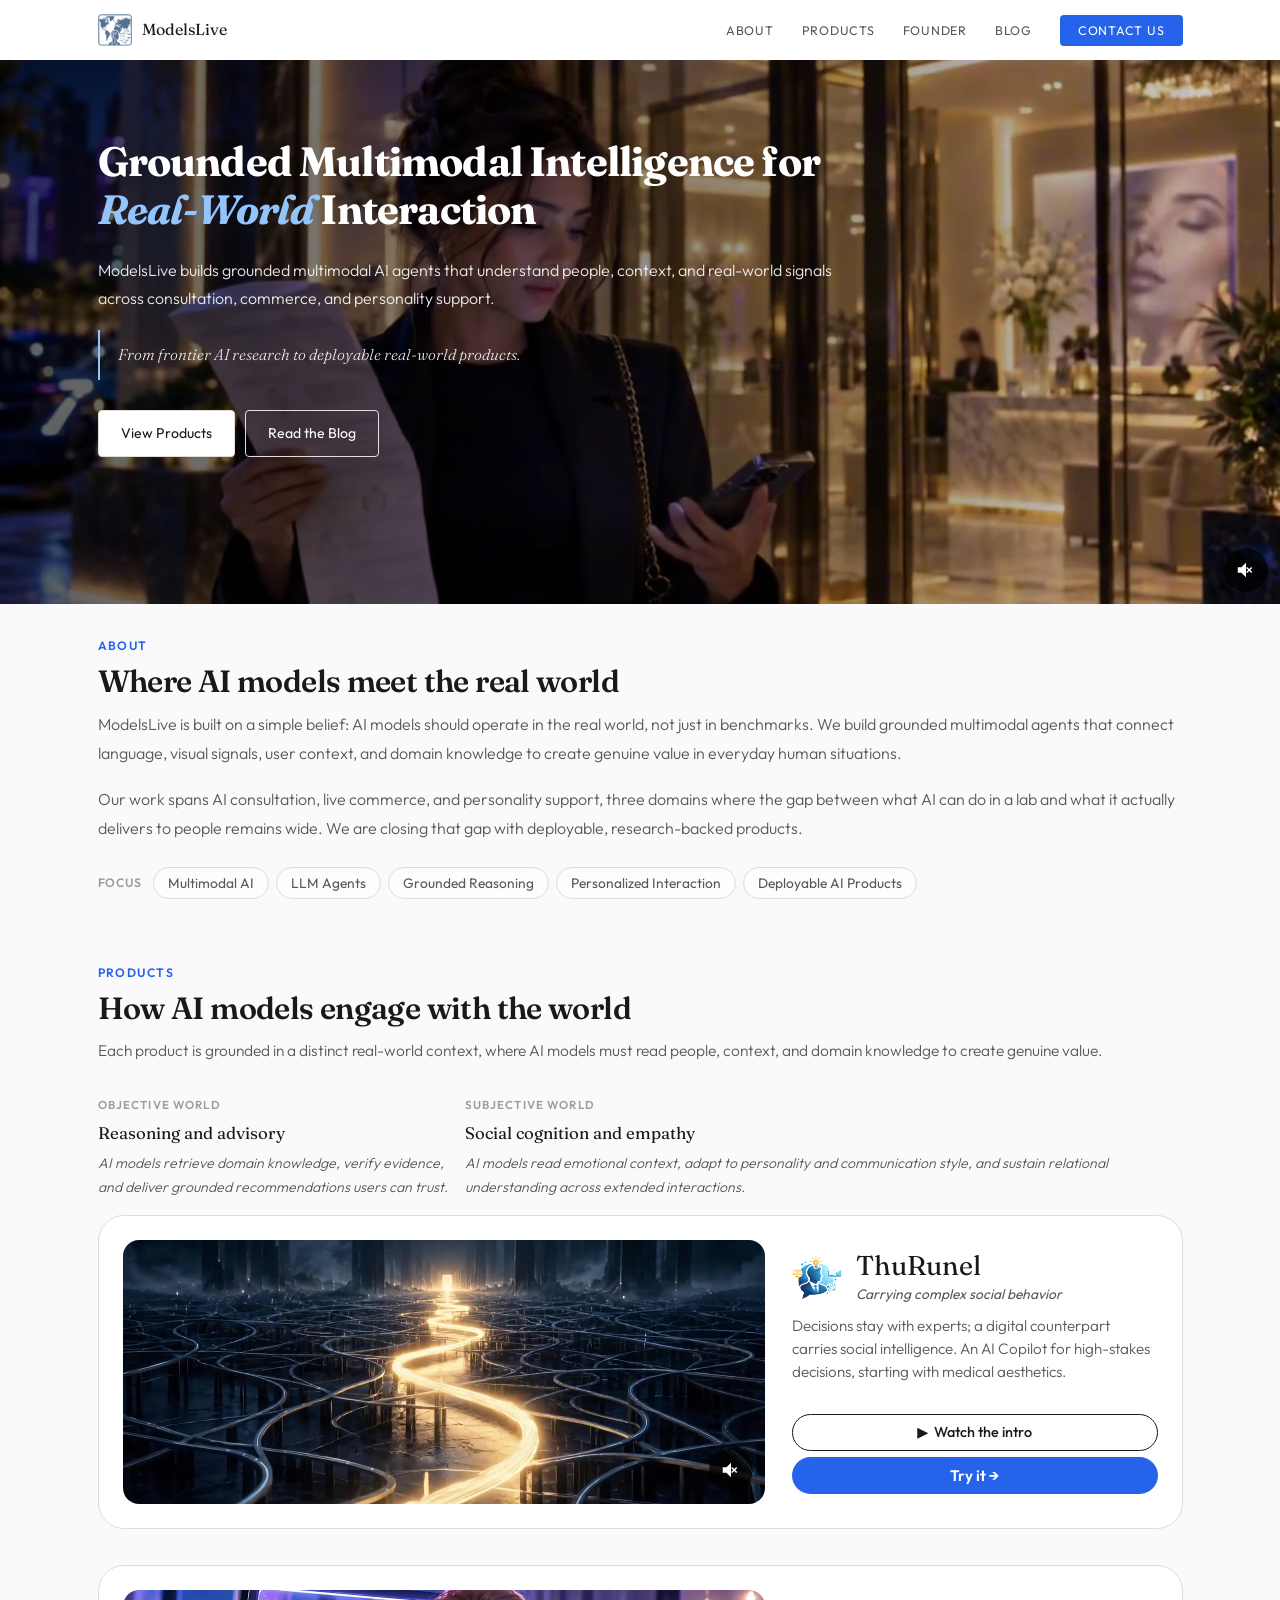
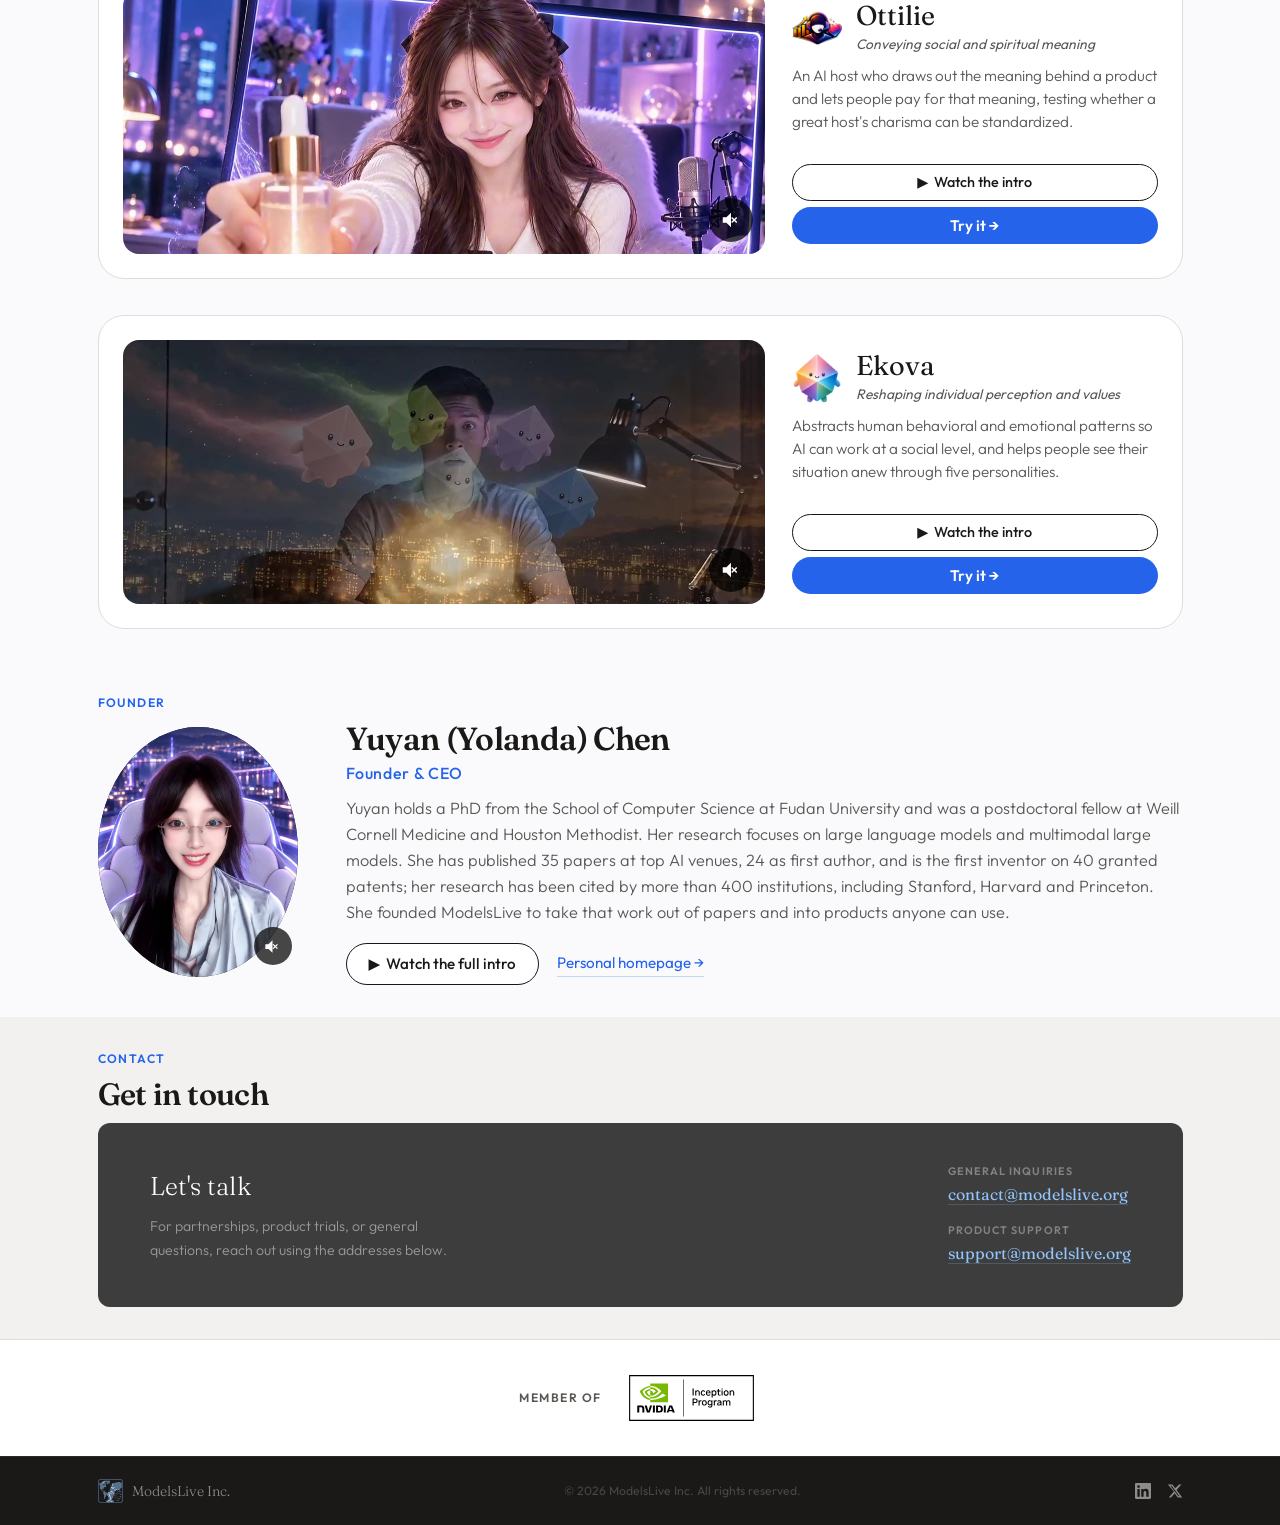
<file: index.html>
<!DOCTYPE html>
<html lang="en">
<head>
<meta charset="UTF-8">
<meta name="viewport" content="width=device-width, initial-scale=1.0">
<title>ModelsLive | Grounded AI for Real-World Interaction</title>
<meta name="description" content="AI agents for consultation, live commerce, and personality support, built to understand people and real-world context.">

<meta property="og:type" content="website">
<meta property="og:url" content="https://modelslive.org/">
<meta property="og:site_name" content="ModelsLive">
<meta property="og:title" content="ModelsLive | Grounded AI for Real-World Interaction">
<meta property="og:description" content="AI agents for consultation, live commerce, and personality support, built to understand people and real-world context.">
<meta property="og:image" content="https://modelslive.org/og_cover.png">
<meta property="og:image:width" content="1200">
<meta property="og:image:height" content="630">

<meta name="twitter:card" content="summary_large_image">
<meta name="twitter:title" content="ModelsLive | Grounded AI for Real-World Interaction">
<meta name="twitter:description" content="AI agents for consultation, live commerce, and personality support, built to understand people and real-world context.">
<meta name="twitter:image" content="https://modelslive.org/og_cover.png">
<link rel="preconnect" href="https://fonts.googleapis.com">
<link rel="preconnect" href="https://fonts.gstatic.com" crossorigin>
<link href="https://fonts.googleapis.com/css2?family=Fraunces:ital,opsz,wght@0,9..144,300;0,9..144,400;1,9..144,300;1,9..144,400&family=Outfit:wght@300;400;500;600&display=swap" rel="stylesheet">
<style>
*, *::before, *::after { box-sizing: border-box; margin: 0; padding: 0; }
:root {
  --ink:       #1A1917;
  --ink-muted: #5A5754;
  --ink-faint: #A09D99;
  --gray-bg:   #F4F4F2;
  --gray-2:    #ECEAE6;
  --border:    #E0DDD8;
  --accent:    #2563EB;
  --accent-lt: #DBEAFE;
  --ff-d: 'Fraunces', Georgia, serif;
  --ff-b: 'Outfit', system-ui, sans-serif;
  --ease: cubic-bezier(0.22, 1, 0.36, 1);
}
html { scroll-behavior: smooth; }
section[id] { scroll-margin-top:76px; } .pframe { scroll-margin-top:96px; }
body {
  font-family: var(--ff-b); color: var(--ink); line-height: 1.6; overflow-x: hidden;
  background: #FAFAFC;
}
::selection { background:var(--accent); color:white; }

/* ── CENTERED CONTAINER ── */
/* Every section's content goes inside .c which is always centered */
.c {
  max-width: 1205px;
  margin: 0 auto;
  padding: 0 60px;
}

/* NAV */
nav {
  position:fixed; top:0; left:0; right:0; z-index:100; height:60px;
  background:rgba(255,255,255,0.95); backdrop-filter:blur(16px);
}
.nav-inner {
  max-width: 1205px; margin: 0 auto; padding: 0 60px;
  height: 60px; display:flex; align-items:center; justify-content:space-between;
}
.nav-brand { display:flex; align-items:center; gap:10px; text-decoration:none; }
.nav-logo-img { height:32px; width:auto; }
.nav-logo-text { font-family:var(--ff-d); font-size:1rem; font-weight:400; color:var(--ink); }
.nav-links { display:flex; align-items:center; gap:28px; list-style:none; }
.nav-links a { font-size:0.78rem; font-weight:400; color:var(--ink-muted); text-decoration:none; letter-spacing:0.06em; text-transform:uppercase; transition:color 0.2s; }
.nav-links a:hover { color:var(--ink); }
.nav-toggle { display:none; width:44px; height:44px; margin-right:-10px; border:0; background:none; color:var(--ink); cursor:pointer; align-items:center; justify-content:center; }
.nav-toggle svg { width:26px; height:26px; stroke:currentColor; stroke-width:2; fill:none; }
.nav-cta { background:var(--accent)!important; color:white!important; padding:8px 18px; border-radius:4px; }

/* HERO */
/* VIDEO BOX + SOUND BUTTON */
.vbox { position:relative; overflow:hidden; background:#14141c; }
.vbox { container-type:inline-size; }
.vbox video { display:block; width:100%; height:100%; object-fit:cover; cursor:pointer; }
.cap { position:absolute; left:50%; bottom:20%; transform:translateX(-50%); z-index:2; width:92%; text-align:center; color:white; font-size:14px; font-size:clamp(13px,2.3cqw,26px); font-weight:500; line-height:1.3; text-shadow:0 1px 4px rgba(0,0,0,0.75); pointer-events:none; text-wrap:balance; }
.hero-film .cap { bottom:11%; }
.snd { position:absolute; right:12px; bottom:12px; z-index:3; width:44px; height:44px; border:0; border-radius:50%; background:rgba(0,0,0,0.72); color:white; display:flex; align-items:center; justify-content:center; cursor:pointer; padding:0; transition:background 0.2s; }
.snd:hover { background:black; }
.snd svg { width:22px; height:22px; fill:currentColor; }
.snd .on { display:none; }
.vbox.sound .snd { background:var(--accent); }
.vbox.sound .snd .on { display:block; }
.vbox.sound .snd .off { display:none; }

.hero { position:relative; margin-top:0; padding:60px 0 0; display:block; }
.hero-film { height:min(42.5vw, 82vh); min-height:480px; }
.hero-film::after { content:''; position:absolute; inset:0; background:linear-gradient(90deg, rgba(0,0,0,0.62) 0%, rgba(0,0,0,0.42) 55%, rgba(0,0,0,0.18) 100%); pointer-events:none; }
.hero-content { position:absolute; left:0; right:0; top:60px; height:min(42.5vw, 82vh); min-height:480px; pointer-events:none; transition:opacity 0.4s; }
.hero.ending .hero-content { opacity:0; }
.hero-text { max-width:1205px; height:100%; margin:0 auto; padding:0 60px 70px; display:flex; flex-direction:column; justify-content:center; }
.hero-text > * { max-width:760px; }
.hero-text a { pointer-events:auto; }
.hero-actions .btn-s + .btn-s { background:transparent; color:white; border-color:rgba(255,255,255,0.85); }
.hero h1 { font-family:var(--ff-d); font-size:clamp(1.8rem,3.2vw,2.8rem); font-weight:600; line-height:1.18; letter-spacing:-0.02em; color:white; animation:fu 0.8s 0.1s var(--ease) both; }
.hero h1 em { font-style:italic; color:#93C5FD; }
.hero-sub { margin-top:22px; font-size:1rem; font-weight:300; color:rgba(255,255,255,0.9); line-height:1.75; animation:fu 0.8s 0.18s var(--ease) both; }
.hero-pos { margin-top:18px; padding:13px 18px; border-left:2px solid #93C5FD; font-family:var(--ff-d); font-size:0.97rem; font-weight:300; font-style:italic; color:rgba(255,255,255,0.9); animation:fu 0.8s 0.26s var(--ease) both; }
.hero-actions { margin-top:30px; display:flex; gap:10px; animation:fu 0.8s 0.34s var(--ease) both; }
.btn-p { display:inline-flex; align-items:center; gap:7px; background:var(--accent); color:white; font-size:0.88rem; font-weight:500; padding:11px 22px; border-radius:4px; text-decoration:none; transition:background 0.2s,transform 0.2s; }
.btn-p:hover { background:#1d4ed8; transform:translateY(-1px); }
.btn-s { display:inline-flex; align-items:center; gap:7px; background:white; color:var(--ink); font-size:0.88rem; font-weight:400; padding:11px 22px; border-radius:4px; border:1px solid var(--border); text-decoration:none; transition:border-color 0.2s,transform 0.2s; }
.btn-s:hover { border-color:var(--ink-muted); transform:translateY(-1px); }

/* FOOTER SOCIAL */
.fsocial { display:flex; align-items:center; gap:16px; }
.fsocial-link { display:inline-flex; align-items:center; gap:6px; font-size:0.8rem; color:rgba(255,255,255,0.5); text-decoration:none; transition:color 0.2s; }
.fsocial-link:hover { color:white; }

/* SECTIONS */
section { padding: 32px 0; }
.slabel { font-size:0.76rem; font-weight:600; letter-spacing:0.12em; text-transform:uppercase; color:var(--accent); margin-bottom:8px; display:block; }
.stitle { font-family:var(--ff-d); font-size:clamp(1.5rem,2.4vw,2rem); font-weight:600; letter-spacing:-0.02em; line-height:1.2; color:var(--ink); margin-bottom:10px; }
.sdesc { font-size:0.97rem; font-weight:300; color:var(--ink-muted); line-height:1.75; margin-bottom:32px; }

/* ABOUT */
#about { background:transparent; }
.about-body p { font-size:1rem; font-weight:300; color:var(--ink-muted); line-height:1.82; margin-bottom:16px; }
.about-body p:last-child { margin-bottom:0; }
.about-tags { display:flex; align-items:center; gap:7px; flex-wrap:wrap; margin-top:24px; }
.about-tag-lbl { font-size:0.76rem; font-weight:600; letter-spacing:0.08em; text-transform:uppercase; color:var(--ink-faint); margin-right:4px; }
.about-tag { font-size:0.86rem; padding:4px 14px; border-radius:100px; border:1px solid var(--border); color:var(--ink-muted); background:rgba(255,255,255,0.65); }

/* PRODUCTS */
#products { background:transparent; }
.worlds-desc-3 { display:grid; grid-template-columns:1fr 1fr 1fr; gap:16px; margin-bottom:16px; }
.wd-left { grid-column: 1 / 2; }
.wd-right { grid-column: 2 / 4; }
.wd-label { font-size:0.72rem; font-weight:600; letter-spacing:0.1em; text-transform:uppercase; color:var(--ink-faint); margin-bottom:5px; display:block; }
.wd-title { font-family:var(--ff-d); font-size:1.05rem; font-weight:400; color:var(--ink); margin-bottom:6px; }
.wd-interact { font-size:0.88rem; font-weight:300; color:var(--ink-muted); line-height:1.65; font-style:italic; }
.pframes { display:flex; flex-direction:column; gap:36px; }
.pframe { display:grid; grid-template-columns:62% 1fr; gap:32px; padding:32px; background:white; border:1px solid var(--border); border-radius:26px; align-items:stretch; }
.pfilm { aspect-ratio:16/9; border-radius:16px; align-self:center; width:100%; }
.pside { display:flex; flex-direction:column; min-width:0; }
.pbrand { display:flex; align-items:center; gap:14px; text-decoration:none; min-width:0; }
.plogo { width:56px; height:56px; object-fit:contain; flex-shrink:0; }
.pname { font-family:var(--ff-d); font-size:1.9rem; font-weight:400; line-height:1.15; color:var(--ink); }
.ptagline { font-size:0.92rem; font-style:italic; color:var(--ink-muted); margin-top:2px; }
.pcopy { font-size:0.95rem; font-weight:300; color:var(--ink-muted); line-height:1.55; margin-top:12px; }
.ptags { display:flex; flex-wrap:wrap; gap:6px; margin:10px 0 16px; }
.ptag { font-size:0.74rem; padding:3px 11px; border-radius:100px; border:1px solid var(--border); color:var(--ink-muted); background:white; }
.ptry { margin-top:auto; display:flex; flex-direction:column; gap:8px; }
.btn-try { display:block; text-align:center; background:var(--accent); color:white; font-family:inherit; font-size:1rem; font-weight:600; line-height:1; padding:14px 18px; border-radius:100px; text-decoration:none; transition:background 0.2s; }
.btn-try:hover { background:#1d4ed8; }
.btn-intro { display:block; width:100%; text-align:center; background:white; color:var(--ink); font-family:inherit; font-size:0.95rem; font-weight:500; line-height:1; padding:12px 18px; border:1.5px solid #16161E; border-radius:100px; cursor:pointer; transition:background 0.2s; }
.btn-intro:hover { background:var(--gray-bg); }

/* FOUNDER */
#founder { background:transparent; }
.founder { display:grid; grid-template-columns:264px 1fr; gap:48px; align-items:stretch; }
.founder-video { align-self:center; width:264px; aspect-ratio:4/5; overflow:visible; background:none; container-type:normal; cursor:pointer; }
.oval { position:absolute; inset:0; border-radius:50%; overflow:hidden; background:#14141c; box-shadow:0 3px 12px rgba(40,36,70,0.16), 0 1px 2px rgba(40,36,70,0.10); }
.oval video { position:absolute; left:50%; top:0; width:100%; height:auto; max-width:none; transform:translate(-50%,-21.5%); }
.founder-video .snd { right:10px; bottom:18px; }
.founder-body { display:flex; flex-direction:column; height:100%; }
.founder-name { font-size:2.3rem; margin-bottom:4px; }
.founder-role { font-size:1rem; font-weight:500; color:var(--accent); margin:0 0 14px; letter-spacing:0.04em; }
.founder-body p { font-size:1.15rem; font-weight:300; color:var(--ink-muted); line-height:25.8px; margin-bottom:0; }
.founder-full { align-self:flex-start; width:auto; padding:12px 22px; }
.founder-link { display:inline-block; font-size:0.95rem; color:var(--accent); text-decoration:none; border-bottom:1px solid rgba(37,99,235,0.25); }
.founder-link:hover { border-color:var(--accent); }

/* CONTACT */
#contact { background:rgba(236,234,230,0.55); backdrop-filter:blur(6px); }
.contact-box {
  background:rgba(0,0,0,0.75); border-radius:12px; padding:40px 52px;
  display:flex; align-items:center; justify-content:space-between; flex-wrap:wrap; gap:24px;
}
.contact-h { font-family:var(--ff-d); font-size:1.6rem; font-weight:300; color:white; margin-bottom:8px; }
.contact-p { font-size:0.88rem; font-weight:300; color:rgba(255,255,255,0.48); max-width:300px; line-height:1.7; }
.contact-emails { display:flex; flex-direction:column; gap:14px; }
.clabel { font-size:0.68rem; font-weight:600; letter-spacing:0.1em; text-transform:uppercase; color:rgba(255,255,255,0.36); margin-bottom:2px; display:block; }
.contact-emails a { font-family:var(--ff-d); font-size:1rem; color:#93C5FD; text-decoration:none; border-bottom:1px solid rgba(147,197,253,0.2); transition:border-color 0.2s; }
.contact-emails a:hover { border-color:#93C5FD; }

/* FOOTER */
footer { background:var(--ink); border-top:1px solid rgba(255,255,255,0.07); }
.footer-inner { max-width:1205px; margin:0 auto; padding:22px 60px; display:flex; align-items:center; justify-content:space-between; gap:14px; }
.flogo { display:flex; align-items:center; gap:9px; }
.flogo img { height:24px; }
.flogo span { font-family:var(--ff-d); font-size:0.88rem; font-weight:300; color:rgba(255,255,255,0.5); }
.fcopy { font-size:0.76rem; color:rgba(255,255,255,0.2); }

.pframes.nobar .pfilm { aspect-ratio:1920/790; }
.pframes.nobar .pfilm .cap { bottom:11%; }
@media (max-width:1180px) { .pframes.nobar .pfilm .cap { bottom:56px; } }
/* film and buttons stacked on the left, text fills the same height on the right */
.pleft { display:flex; flex-direction:column; gap:12px; min-width:0; }
.pleft .pfilm { margin:0; align-self:stretch; }
.ptry { margin-top:0; flex-direction:row; flex-wrap:wrap; align-items:center; gap:8px; }
.btn-try { flex:0 0 auto; padding:13px 28px; }
.btn-intro { flex:0 0 auto; width:auto; padding:12px 22px; }
.pside .ptags { margin:auto 0 0; }
@media (min-width:1181px) {
  .pframe { grid-template-columns:62% 1fr; gap:28px; padding:24px; }
  .pname { font-size:1.9rem; }
  .ptagline { font-size:0.95rem; }
  .pcopy { font-size:1.02rem; line-height:1.6; margin-top:14px; margin-bottom:12px; }
  .ptag { font-size:0.78rem; }
}
@media (max-width:1180px) {
  .pframe { gap:14px; }
  .pleft .btn-try { flex:0 0 96px; padding:14px 8px; font-size:0.98rem; white-space:nowrap; }
  .pleft .btn-intro { flex:1 1 0; padding:13px 6px; font-size:0.92rem; white-space:nowrap; }
  .pside .ptags { margin:12px 0 0; }
}
@media (max-width:370px) { .pleft .btn-try, .pleft .btn-intro { flex:0 0 100%; } }
/* placement of the buttons per version */
.ptry:empty { display:none; }
.pframes.v-nr .ptags { display:none; }
.pframes.v-nr .ptry-r { margin-top:auto; }
@media (max-width:1180px) {
  .pframes.v-nr .ptry-r { margin-top:14px; }
  .pframes.v-nr .ptry-r .btn-intro { flex:0 0 auto; padding:14px 10px; }
}
@media (min-width:1181px) {
  .pframes.v-nr .pfilm { align-self:start; }
  .pframes.v-nr .pleft { gap:0; }
  .pframes.v-nr .plogo { width:50px; height:50px; }
  .pframes.v-nr .pname { font-size:1.7rem; }
  .pframes.v-nr .ptagline { font-size:0.86rem; }
  .pframes.v-nr .pcopy { font-size:0.95rem; line-height:1.5; margin:10px 0 0; }
  .pframes.v-nr .pside { padding:10px 0; }
  .pframes.v-nr .ptry-r { gap:6px; }
  .pframes.v-nr .btn-try { padding:11px 16px; font-size:0.95rem; }
  .pframes.v-nr .btn-intro { padding:10px 16px; font-size:0.9rem; }
}
.ptry-r { margin-top:auto; flex-direction:column; align-items:stretch; }
.ptry-r .btn-try, .ptry-r .btn-intro { flex:0 0 auto; width:100%; }
@media (max-width:1180px) {
  .pframes .pside .ptags { margin:12px 0 14px; }
  .ptry-r .btn-try { padding:15px 20px; flex:0 0 auto; }
}
@media (min-width:901px) {
  .founder.f200 { grid-template-columns:200px 1fr; } .founder.f200 .founder-video { width:200px; }
  .founder.f200 .founder-name { font-size:2rem; margin-bottom:2px; }
  .founder.f200 .founder-role { margin-bottom:10px; }
  .founder.f200 .founder-body p { font-size:1.02rem; }
  .founder.f200 .founder-video .snd { right:6px; bottom:12px; width:38px; height:38px; }
  .founder.f200 .founder-video .snd svg { width:19px; height:19px; }
}
.founder.e-none .oval { border:0; box-shadow:none; }
.founder-actions { margin-top:18px; display:flex; align-items:center; gap:18px; flex-wrap:wrap; }
/* FULL VIDEO PLAYER */
.player { position:fixed; inset:0; z-index:200; display:none; align-items:center; justify-content:center; background:rgba(0,0,0,0.9); }
.player.open { display:flex; }
.player video { display:block; height:92vh; height:92dvh; max-width:100vw; aspect-ratio:9/16; background:black; }
.player-close { position:absolute; top:14px; right:14px; width:44px; height:44px; border:0; border-radius:50%; background:rgba(255,255,255,0.18); color:white; font-size:24px; line-height:1; cursor:pointer; }

@keyframes fu { from { opacity:0; transform:translateY(18px); } to { opacity:1; transform:none; } }
.reveal { opacity:0; transform:translateY(20px); transition:opacity 0.7s var(--ease),transform 0.7s var(--ease); }
.reveal.visible { opacity:1; transform:none; }

@media (max-width:900px) {
  .c, .nav-inner, .footer-inner, .hero-text { padding-left:20px; padding-right:20px; }
  .nav-toggle { display:flex; }
  .nav-links { display:none; position:absolute; top:60px; left:0; right:0; flex-direction:column; align-items:stretch; gap:0; padding:8px 20px 16px; background:white; box-shadow:0 12px 24px rgba(0,0,0,0.1); }
  .nav-links.open { display:flex; }
  .nav-links a { display:block; padding:13px 0; font-size:1rem; letter-spacing:0.04em; }
  .nav-links .nav-cta { margin-top:8px; padding:13px 16px; text-align:center; }

  /* the film runs at full width with its own proportions, the text sits under it */
  .hero-film { height:auto; min-height:0; aspect-ratio:1600/680; }
  .hero-film::after { display:none; }
  .hero-content { position:static; height:auto; min-height:0; pointer-events:auto; }
  .hero.ending .hero-content { opacity:1; }
  .hero-text { padding-top:28px; padding-bottom:12px; display:block; }
  .hero-text > * { max-width:none; }
  .hero h1 { color:var(--ink); font-size:2rem; }
  .hero h1 em { color:var(--accent); }
  .hero-sub { color:var(--ink-muted); font-size:1.06rem; }
  .hero-pos { color:var(--ink-muted); border-left-color:var(--accent); font-size:1.06rem; }
  .hero-actions { flex-wrap:wrap; }
  .hero-actions .btn-s { flex:1 1 140px; justify-content:center; font-size:1rem; padding:13px 18px; background:white!important; color:var(--ink)!important; border-color:var(--border)!important; }

  section { padding:32px 0; }
  .slabel { font-size:0.85rem; }
  .stitle { font-size:1.75rem; }
  .sdesc, .about-body p, .founder-body p, .wd-interact { font-size:1.06rem; }
  .about-tag { font-size:0.95rem; }
  .worlds-desc-3 { grid-template-columns:1fr; }
  .wd-left,.wd-right { grid-column:1; }
  .contact-box { flex-direction:column; align-items:flex-start; padding:32px 24px; }
  .contact-p { font-size:1rem; max-width:none; }
  .contact-emails a { font-size:1.06rem; word-break:break-all; }
  .founder { grid-template-columns:1fr; gap:24px; }
  .founder-video { width:240px; margin:0 auto; }
  .founder-body p { font-size:1.06rem; }
  .founder-full { font-size:1.02rem; }
  .founder-name { font-size:1.9rem; }
  .footer-inner { flex-wrap:wrap; }
}
@media (max-width:1180px) {
  .pframes { gap:24px; }
  .pfilm .cap, .hero-film .cap { bottom:60px; }
  .pframe { display:flex; flex-direction:column; gap:16px; padding:16px; border-radius:20px; }
  .pfilm { order:-1; }
  .plogo { width:52px; height:52px; }
  .pname { font-size:1.6rem; }
  .ptagline { font-size:1rem; }
  .pcopy { font-size:1.06rem; }
  .ptags { margin:12px 0 16px; }
  .ptag { font-size:0.9rem; }
  .btn-try { font-size:1.06rem; padding:15px 20px; }
  .btn-intro { font-size:1.02rem; padding:14px 20px; }
}
@media (max-width:600px) {
  /* phone: film runs edge to edge in the card, full height, a little cropped at the sides */
  .pframes.nobar .pframe { padding:0 0 18px; overflow:hidden; }
  .pframes.nobar .pfilm { aspect-ratio:16/9; width:100%; border-radius:0; margin:0; }
  .pframes.nobar .pfilm video { position:absolute; left:50%; top:50%; width:auto; height:136.6%; max-width:none; transform:translate(-50%,-50%); object-fit:fill; }
  .pframes.nobar .pside { padding-left:16px; padding-right:16px; }
  /* same subtitle height as desktop; narrower so it clears the sound button */
  .pframes.nobar .pfilm .cap, .hero-film .cap { bottom:11%; width:66%; }
}
#member { background:white; border-top:1px solid var(--border); padding:28px 24px; }
.member-inner { display:flex; align-items:center; justify-content:center; gap:20px; flex-wrap:wrap; }
.member-lbl { font-size:0.76rem; font-weight:600; letter-spacing:0.12em; text-transform:uppercase; color:var(--ink-muted); }
.member-inner img { height:60px; width:auto; display:block; }
</style>
</head>
<body>
<nav>
  <div class="nav-inner">
    <a href="#top" class="nav-brand">
      <img src="ml_icon.png" alt="ModelsLive" class="nav-logo-img">
      <span class="nav-logo-text">ModelsLive</span>
    </a>
    <button class="nav-toggle" type="button" aria-label="Open menu" aria-expanded="false"><svg viewBox="0 0 24 24"><path d="M3 6h18M3 12h18M3 18h18"/></svg></button>
    <ul class="nav-links">
      <li><a href="#about">About</a></li>
      <li><a href="#products">Products</a></li>
      <li><a href="#founder">Founder</a></li>
      <li><a href="blog/index.html">Blog</a></li>
      <li><a href="#contact" class="nav-cta">Contact Us</a></li>
    </ul>
  </div>
</nav>

<section class="hero" id="top">
  <div class="vbox hero-film"><video data-name="company_film" muted loop playsinline webkit-playsinline x5-playsinline preload="none" aria-label="ModelsLive company film"></video><button class="snd" type="button" aria-label="Turn sound on or off"><svg class="off" viewBox="0 0 24 24"><path d="M3 9v6h4l5 5V4L7 9H3zm13.6 3 2.2-2.2-1.1-1.1-2.2 2.2-2.2-2.2-1.1 1.1 2.2 2.2-2.2 2.2 1.1 1.1 2.2-2.2 2.2 2.2 1.1-1.1-2.2-2.2z"/></svg><svg class="on" viewBox="0 0 24 24"><path d="M3 9v6h4l5 5V4L7 9H3zm11.5 3a4.5 4.5 0 0 0-2.5-4v8a4.5 4.5 0 0 0 2.5-4zM12 3.2v2.1a7 7 0 0 1 0 13.4v2.1a9 9 0 0 0 0-17.6z"/></svg></button></div>
  <div class="hero-content">
    <div class="hero-text">
      <h1><strong>Grounded Multimodal Intelligence for <em>Real-World</em> Interaction</strong></h1>
      <p class="hero-sub">ModelsLive builds grounded multimodal AI agents that understand people, context, and real-world signals across consultation, commerce, and personality support.</p>
      <div class="hero-pos">From frontier AI research to deployable real-world products.</div>
      <div class="hero-actions">
        <a href="#products" class="btn-s">View Products</a>
        <a href="blog/index.html" class="btn-s">Read the Blog</a>
      </div>
    </div>
  </div>
</section>

<section id="about">
  <div class="c">
    <p class="slabel">About</p>
    <h2 class="stitle">Where AI models meet the real world</h2>
    <div class="about-body reveal">
      <p>ModelsLive is built on a simple belief: AI models should operate in the real world, not just in benchmarks. We build grounded multimodal agents that connect language, visual signals, user context, and domain knowledge to create genuine value in everyday human situations.</p>
      <p>Our work spans AI consultation, live commerce, and personality support, three domains where the gap between what AI can do in a lab and what it actually delivers to people remains wide. We are closing that gap with deployable, research-backed products.</p>
    </div>
    <div class="about-tags reveal">
      <span class="about-tag-lbl">Focus</span>
      <span class="about-tag">Multimodal AI</span>
      <span class="about-tag">LLM Agents</span>
      <span class="about-tag">Grounded Reasoning</span>
      <span class="about-tag">Personalized Interaction</span>
      <span class="about-tag">Deployable AI Products</span>
    </div>
  </div>
</section>

<section id="products">
  <div class="c">
    <p class="slabel">Products</p>
    <h2 class="stitle">How AI models engage with the world</h2>
    <p class="sdesc reveal">Each product is grounded in a distinct real-world context, where AI models must read people, context, and domain knowledge to create genuine value.</p>
    <div class="worlds-desc-3 reveal">
      <div class="wd-left">
        <span class="wd-label">Objective World</span>
        <div class="wd-title">Reasoning and advisory</div>
        <p class="wd-interact">AI models retrieve domain knowledge, verify evidence, and deliver grounded recommendations users can trust.</p>
      </div>
      <div class="wd-right">
        <span class="wd-label">Subjective World</span>
        <div class="wd-title">Social cognition and empathy</div>
        <p class="wd-interact">AI models read emotional context, adapt to personality and communication style, and sustain relational understanding across extended interactions.</p>
      </div>
    </div>
    <div class="pframes nobar v-nr">
      <article class="pframe reveal" id="thurunel">
        <div class="pleft">
          <div class="vbox pfilm"><video data-name="thurunel_film" muted loop playsinline webkit-playsinline x5-playsinline preload="none" aria-label="ThuRunel concept film"></video><button class="snd" type="button" aria-label="Turn sound on or off"><svg class="off" viewBox="0 0 24 24"><path d="M3 9v6h4l5 5V4L7 9H3zm13.6 3 2.2-2.2-1.1-1.1-2.2 2.2-2.2-2.2-1.1 1.1 2.2 2.2-2.2 2.2 1.1 1.1 2.2-2.2 2.2 2.2 1.1-1.1-2.2-2.2z"/></svg><svg class="on" viewBox="0 0 24 24"><path d="M3 9v6h4l5 5V4L7 9H3zm11.5 3a4.5 4.5 0 0 0-2.5-4v8a4.5 4.5 0 0 0 2.5-4zM12 3.2v2.1a7 7 0 0 1 0 13.4v2.1a9 9 0 0 0 0-17.6z"/></svg></button></div>
        </div>
        <div class="pside">
          <a class="pbrand" href="blog/thurunel-launch/index.html"><img src="pa_icon.png" class="plogo" alt=""><div><div class="pname">ThuRunel</div><div class="ptagline">Carrying complex social behavior</div></div></a>
          <p class="pcopy">Decisions stay with experts; a digital counterpart carries social intelligence. An AI Copilot for high-stakes decisions, starting with medical aesthetics.</p>
          <div class="ptry ptry-r">
            <button class="btn-intro" type="button" data-intro="thurunel_talk">&#9654;&nbsp; Watch the intro</button>
            <a class="btn-try" href="https://thurunel.modelslive.org/" target="_blank" rel="noopener">Try it &rarr;</a>
          </div>

        </div>
      </article>
      <article class="pframe reveal" id="ottilie">
        <div class="pleft">
          <div class="vbox pfilm"><video data-name="ottilie_film" muted loop playsinline webkit-playsinline x5-playsinline preload="none" aria-label="Ottilie concept film"></video><button class="snd" type="button" aria-label="Turn sound on or off"><svg class="off" viewBox="0 0 24 24"><path d="M3 9v6h4l5 5V4L7 9H3zm13.6 3 2.2-2.2-1.1-1.1-2.2 2.2-2.2-2.2-1.1 1.1 2.2 2.2-2.2 2.2 1.1 1.1 2.2-2.2 2.2 2.2 1.1-1.1-2.2-2.2z"/></svg><svg class="on" viewBox="0 0 24 24"><path d="M3 9v6h4l5 5V4L7 9H3zm11.5 3a4.5 4.5 0 0 0-2.5-4v8a4.5 4.5 0 0 0 2.5-4zM12 3.2v2.1a7 7 0 0 1 0 13.4v2.1a9 9 0 0 0 0-17.6z"/></svg></button></div>
        </div>
        <div class="pside">
          <a class="pbrand" href="blog/ottilie-launch/index.html"><img src="vv_icon.png" class="plogo" alt=""><div><div class="pname">Ottilie</div><div class="ptagline">Conveying social and spiritual meaning</div></div></a>
          <p class="pcopy">An AI host who draws out the meaning behind a product and lets people pay for that meaning, testing whether a great host's charisma can be standardized.</p>
          <div class="ptry ptry-r">
            <button class="btn-intro" type="button" data-intro="ottilie_talk">&#9654;&nbsp; Watch the intro</button>
            <a class="btn-try" href="https://www.twitch.tv/modelslive" target="_blank" rel="noopener">Try it &rarr;</a>
          </div>

        </div>
      </article>
      <article class="pframe reveal" id="ekova">
        <div class="pleft">
          <div class="vbox pfilm"><video data-name="ekova_film" muted loop playsinline webkit-playsinline x5-playsinline preload="none" aria-label="Ekova concept film"></video><button class="snd" type="button" aria-label="Turn sound on or off"><svg class="off" viewBox="0 0 24 24"><path d="M3 9v6h4l5 5V4L7 9H3zm13.6 3 2.2-2.2-1.1-1.1-2.2 2.2-2.2-2.2-1.1 1.1 2.2 2.2-2.2 2.2 1.1 1.1 2.2-2.2 2.2 2.2 1.1-1.1-2.2-2.2z"/></svg><svg class="on" viewBox="0 0 24 24"><path d="M3 9v6h4l5 5V4L7 9H3zm11.5 3a4.5 4.5 0 0 0-2.5-4v8a4.5 4.5 0 0 0 2.5-4zM12 3.2v2.1a7 7 0 0 1 0 13.4v2.1a9 9 0 0 0 0-17.6z"/></svg></button></div>
        </div>
        <div class="pside">
          <a class="pbrand" href="blog/ekova-launch/index.html"><img src="ekova_icon.png" class="plogo" alt=""><div><div class="pname">Ekova</div><div class="ptagline">Reshaping individual perception and values</div></div></a>
          <p class="pcopy">Abstracts human behavioral and emotional patterns so AI can work at a social level, and helps people see their situation anew through five personalities.</p>
          <div class="ptry ptry-r">
            <button class="btn-intro" type="button" data-intro="ekova_talk">&#9654;&nbsp; Watch the intro</button>
            <a class="btn-try" href="https://ekova.modelslive.org/" target="_blank" rel="noopener">Try it &rarr;</a>
          </div>

        </div>
      </article>
    </div>
  </div>
</section>

<section id="founder">
  <div class="c">
    <p class="slabel">Founder</p>
    <div class="founder f200 e-none reveal">
      <div class="vbox founder-video"><div class="oval"><video data-name="company_talk_clean" muted loop playsinline webkit-playsinline x5-playsinline preload="none" aria-label="Company talk by the founder"></video></div><button class="snd" type="button" aria-label="Turn sound on or off"><svg class="off" viewBox="0 0 24 24"><path d="M3 9v6h4l5 5V4L7 9H3zm13.6 3 2.2-2.2-1.1-1.1-2.2 2.2-2.2-2.2-1.1 1.1 2.2 2.2-2.2 2.2 1.1 1.1 2.2-2.2 2.2 2.2 1.1-1.1-2.2-2.2z"/></svg><svg class="on" viewBox="0 0 24 24"><path d="M3 9v6h4l5 5V4L7 9H3zm11.5 3a4.5 4.5 0 0 0-2.5-4v8a4.5 4.5 0 0 0 2.5-4zM12 3.2v2.1a7 7 0 0 1 0 13.4v2.1a9 9 0 0 0 0-17.6z"/></svg></button></div>
      <div class="founder-body">
        <h2 class="stitle founder-name">Yuyan (Yolanda) Chen</h2>
        <div class="founder-role">Founder &amp; CEO</div>
        <p>Yuyan holds a PhD from the School of Computer Science at Fudan University and was a postdoctoral fellow at Weill Cornell Medicine and Houston Methodist. Her research focuses on large language models and multimodal large models. She has published 35 papers at top AI venues, 24 as first author, and is the first inventor on 40 granted patents; her research has been cited by more than 400 institutions, including Stanford, Harvard and Princeton. She founded ModelsLive to take that work out of papers and into products anyone can use.</p>
        <div class="founder-actions"><button class="btn-intro founder-full" type="button" data-intro="company_talk">&#9654;&nbsp; Watch the full intro</button><a class="founder-link" href="https://yukyin.github.io/" target="_blank">Personal homepage →</a></div>
      </div>
    </div>
  </div>
</section>

<section id="contact">
  <div class="c">
    <p class="slabel">Contact</p>
    <h2 class="stitle">Get in touch</h2>
    <div class="contact-box reveal">
      <div>
        <div class="contact-h">Let's talk</div>
        <p class="contact-p">For partnerships, product trials, or general questions, reach out using the addresses below.</p>
      </div>
      <div class="contact-emails">
        <div><span class="clabel">General Inquiries</span><a href="mailto:contact@modelslive.org">contact@modelslive.org</a></div>
        <div><span class="clabel">Product Support</span><a href="mailto:support@modelslive.org">support@modelslive.org</a></div>
      </div>
    </div>
  </div>
</section>

<section id="member" aria-label="Program membership">
  <div class="member-inner">
    <span class="member-lbl">Member of</span>
    <img src="nvidia-inception-badge.svg" alt="NVIDIA Inception Program">
  </div>
</section>

<footer>
  <div class="footer-inner">
    <div class="flogo">
      <img src="ml_icon.png" alt="ModelsLive">
      <span>ModelsLive Inc.</span>
    </div>
    <div class="fcopy">© 2026 ModelsLive Inc. All rights reserved.</div>
    <div class="fsocial">
      <a href="https://www.linkedin.com/company/modelslive/" target="_blank" class="fsocial-link" aria-label="LinkedIn" title="LinkedIn">
        <svg width="16" height="16" viewBox="0 0 24 24" fill="currentColor"><path d="M20.447 20.452h-3.554v-5.569c0-1.328-.027-3.037-1.852-3.037-1.853 0-2.136 1.445-2.136 2.939v5.667H9.351V9h3.414v1.561h.046c.477-.9 1.637-1.85 3.37-1.85 3.601 0 4.267 2.37 4.267 5.455v6.286zM5.337 7.433a2.062 2.062 0 0 1-2.063-2.065 2.064 2.064 0 1 1 2.063 2.065zm1.782 13.019H3.555V9h3.564v11.452zM22.225 0H1.771C.792 0 0 .774 0 1.729v20.542C0 23.227.792 24 1.771 24h20.451C23.2 24 24 23.227 24 22.271V1.729C24 .774 23.2 0 22.222 0h.003z"/></svg>
      </a>
      <a href="https://x.com/modelsliveorg" target="_blank" class="fsocial-link" aria-label="X" title="X">
        <svg width="16" height="16" viewBox="0 0 24 24" fill="currentColor"><path d="M18.244 2.25h3.308l-7.227 8.26 8.502 11.24H16.17l-4.714-6.231-5.401 6.231H2.744l7.737-8.835L1.254 2.25H8.08l4.259 5.631 5.905-5.631zm-1.161 17.52h1.833L7.084 4.126H5.117z"/></svg>
      </a>
    </div>
  </div>
</footer>

<div class="player" role="dialog" aria-modal="true" aria-label="Video player"><button class="player-close" type="button" aria-label="Close">&times;</button><video controls playsinline webkit-playsinline x5-playsinline></video></div>

<script>
// Videos. To serve them from elsewhere, change this one line.
const VIDEO_BASE = 'videos/';
const CUES = {"company_film": [[0.0, 3.0, "Today's AI is brilliant,"], [3.0, 6.17, "but it only waits for instructions."], [6.17, 10.0, "We want AI to have a will of its own."], [10.0, 13.17, "The first layer is to actively perceive the world."], [13.17, 16.67, "The second layer is to understand what things mean."], [16.67, 19.83, "The third layer is to form a sense of self."], [19.83, 23.17, "ThuRunel carries complex social behavior."], [23.17, 26.67, "Ottilie conveys social and spiritual meaning."], [26.67, 30.0, "Ekova reshapes how people see themselves."], [30.0, 33.33, "Next, we bring all three layers into one being."], [33.33, 36.33, "Then, give it a body."], [36.33, 39.83, "With a body, it steps into our world."], [39.83, 42.83, "It works and thinks like one of us."], [42.83, 45.83, "It speaks, and people listen."], [45.83, 48.33, "AI, built for everyone."]], "thurunel_film": [[0.33, 1.67, "Holding a plan worth thousands,"], [2.17, 3.67, "and feeling even more lost,"], [4.0, 5.5, "until you meet ThuRunel."], [5.83, 7.33, "It clears one path through a complex decision."], [7.67, 9.17, "It pinpoints the real issue,"], [9.5, 11.0, "links every point to its source,"], [11.5, 12.83, "and leaves the final call to you."], [13.33, 15.17, "ThuRunel, built for every decision that needs expert judgment."]], "ottilie_film": [[4.5, 6.83, "Meet Ottilie, an AI streamer who sells for brands"], [7.17, 10.83, "She is sharp and knows every product detail"], [11.17, 12.83, "She is warm and catches every word from the crowd"], [13.17, 15.33, "Ottilie passes that gift to streamers in every industry"], [20.5, 22.67, "Ottilie makes products sell better and shoppers happier"]], "ekova_film": [[2.5, 5.67, "One question. Five perspectives."]]};
// while muted the opening film loops before its end card, so the card never sits under the headline
const LOOP_END = { company_film: 48.4 };
const vids = [...document.querySelectorAll('video[data-name]')];
const player = document.querySelector('.player');
const playerVideo = player.querySelector('video');
let playerOpen = false;
vids.forEach(v => { v.muted = true; v.poster = VIDEO_BASE + v.dataset.name + '.jpg'; });
const loadVid = v => { if (!v.src) { v.src = VIDEO_BASE + v.dataset.name + '.mp4'; v.load(); } };
const tryPlay = v => { if (playerOpen) return; loadVid(v); const p = v.play(); if (p) p.catch(() => {}); };
const onScreen = new Set();
const loader = new IntersectionObserver(es => es.forEach(e => {
  if (e.isIntersecting) { loadVid(e.target); loader.unobserve(e.target); }
}), { rootMargin:'600px 0px' });
const watcher = new IntersectionObserver(es => es.forEach(e => {
  if (e.isIntersecting) { onScreen.add(e.target); tryPlay(e.target); }
  else { onScreen.delete(e.target); e.target.pause(); }
}), { threshold:0.25 });
vids.forEach(v => { loader.observe(v); watcher.observe(v); });
const kick = () => onScreen.forEach(tryPlay);
document.addEventListener('WeixinJSBridgeReady', kick);
['touchstart','click'].forEach(t => document.addEventListener(t, kick, { once:true, passive:true }));
// sound: one video at a time, from the beginning, with subtitles
const setSound = (v, on) => {
  if (on) vids.forEach(o => { if (o !== v && !o.muted) setSound(o, false); });
  v.muted = !on;
  v.closest('.vbox').classList.toggle('sound', on);
  if (on) { v.currentTime = 0; tryPlay(v); }
  paintCap(v);
};
const paintCap = v => {
  const cues = CUES[v.dataset.name], end = LOOP_END[v.dataset.name], t = v.currentTime;
  if (end) {
    if (v.muted && t >= end) v.currentTime = 0;
    v.closest('.hero').classList.toggle('ending', !v.muted && t >= end);
  }
  if (!cues) return;
  const cap = v.parentElement.querySelector('.cap');
  const cue = v.muted ? null : cues.find(c => t >= c[0] && t < c[1]);
  const text = cue ? cue[2] : '';
  if (cap.textContent !== text) cap.textContent = text;
};
vids.forEach(v => {
  if (CUES[v.dataset.name]) { const c = document.createElement('div'); c.className = 'cap'; v.parentElement.append(c); }
  v.addEventListener('timeupdate', () => paintCap(v));
  const box = v.closest('.vbox');
  if (box.dataset.intro) return;
  const toggle = ev => { ev.stopPropagation(); setSound(v, v.muted); };
  v.addEventListener('click', toggle);
  box.querySelector('.snd').addEventListener('click', toggle);
});
// full vertical video with sound
const openPlayer = name => {
  vids.forEach(v => { if (!v.muted) setSound(v, false); v.pause(); });
  playerOpen = true;
  player.classList.add('open');
  document.body.style.overflow = 'hidden';
  playerVideo.src = VIDEO_BASE + name + '.mp4';
  playerVideo.poster = VIDEO_BASE + name + '.jpg';
  const p = playerVideo.play(); if (p) p.catch(() => {});
};
const closePlayer = () => {
  playerVideo.pause();
  playerVideo.removeAttribute('src');
  playerVideo.load();
  player.classList.remove('open');
  document.body.style.overflow = '';
  playerOpen = false;
  onScreen.forEach(tryPlay);
};
document.querySelectorAll('[data-intro]').forEach(el => el.addEventListener('click', () => openPlayer(el.dataset.intro)));
player.querySelector('.player-close').addEventListener('click', closePlayer);
player.addEventListener('click', ev => { if (ev.target === player) closePlayer(); });
document.addEventListener('keydown', ev => { if (ev.key === 'Escape' && playerOpen) closePlayer(); });
// mobile menu
const navToggle = document.querySelector('.nav-toggle');
const navLinks = document.querySelector('.nav-links');
navToggle.addEventListener('click', () => {
  navToggle.setAttribute('aria-expanded', navLinks.classList.toggle('open'));
});
navLinks.addEventListener('click', ev => {
  if (ev.target.tagName === 'A') { navLinks.classList.remove('open'); navToggle.setAttribute('aria-expanded', 'false'); }
});

const nav = document.querySelector('nav');
window.addEventListener('scroll', () => {
  nav.classList.toggle('scrolled', window.scrollY > 10);
}, {passive:true});
const obs = new IntersectionObserver(
  es => es.forEach(e => { if (e.isIntersecting) e.target.classList.add('visible'); }),
  { threshold:0.06, rootMargin:'0px 0px -30px 0px' }
);
document.querySelectorAll('.reveal').forEach((el,i) => {
  el.style.transitionDelay = `${(i%4)*0.08}s`;
  obs.observe(el);
});
window.addEventListener('scroll', () => {
  let cur='';
  document.querySelectorAll('section[id]').forEach(s => { if (window.scrollY >= s.offsetTop-70) cur=s.id; });
  document.querySelectorAll('.nav-links a:not(.nav-cta)').forEach(a => { a.style.color = a.getAttribute('href')==='#'+cur ? 'var(--ink)' : ''; });
}, {passive:true});
</script>
</body>
</html>
</file>
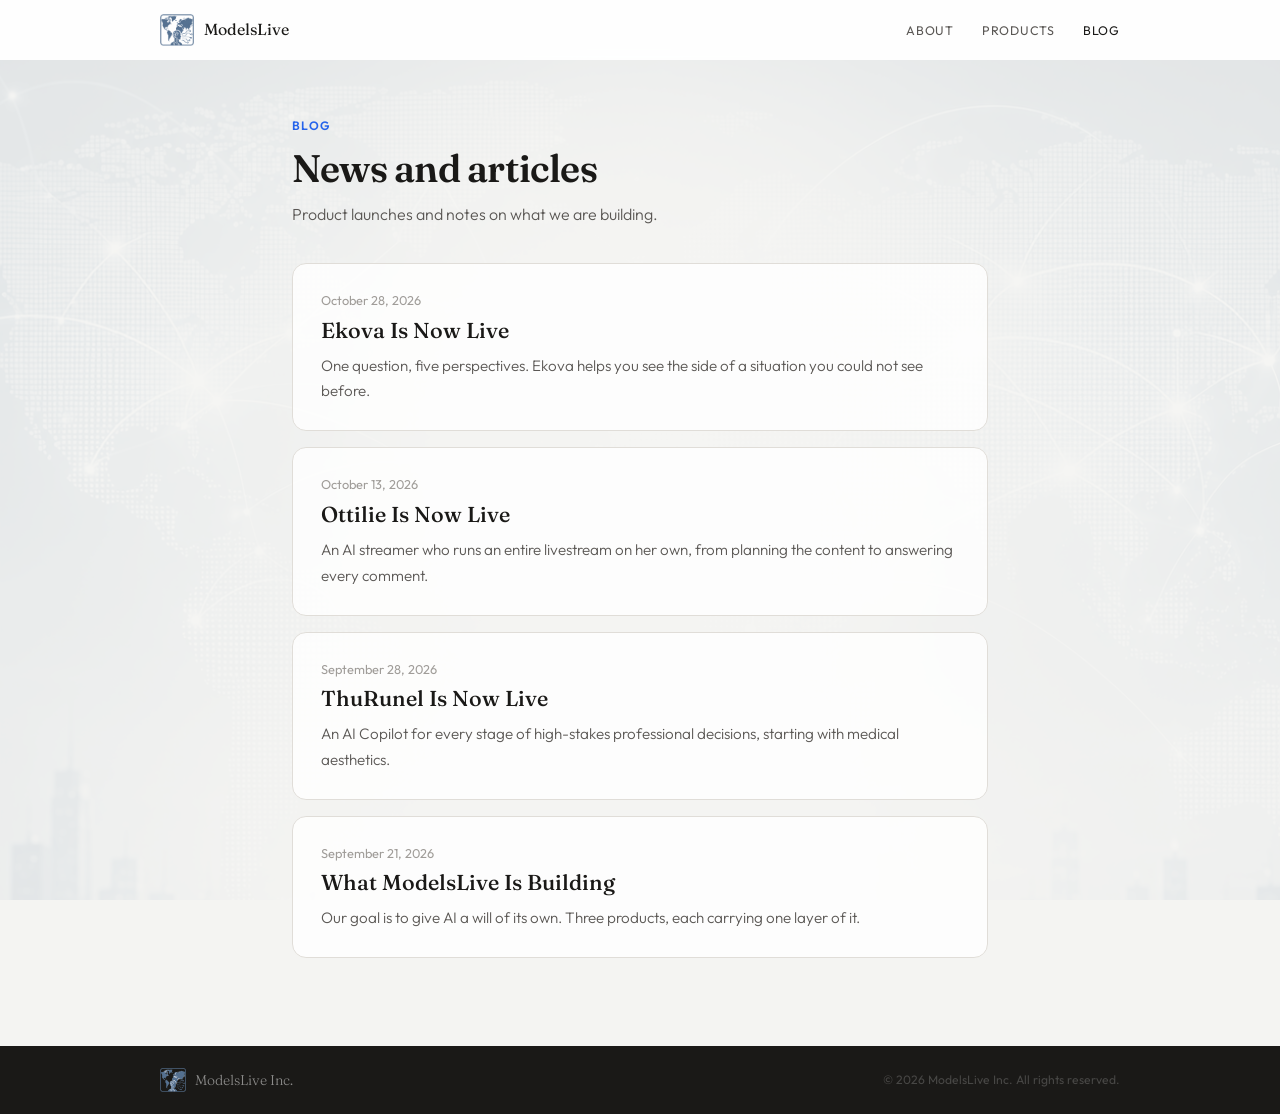
<file: blog/index.html>
<!DOCTYPE html>
<html lang="en">
<head>
<meta charset="UTF-8">
<meta name="viewport" content="width=device-width, initial-scale=1.0">
<title>Blog | ModelsLive</title>
<meta name="description" content="News and articles from ModelsLive.">
<meta property="og:type" content="website">
<meta property="og:url" content="https://modelslive.org/blog/">
<meta property="og:site_name" content="ModelsLive">
<meta property="og:title" content="Blog | ModelsLive">
<meta property="og:description" content="News and articles from ModelsLive.">
<meta property="og:image" content="https://modelslive.org/og_cover.png">
<meta name="twitter:card" content="summary_large_image">
<link rel="preconnect" href="https://fonts.googleapis.com">
<link rel="preconnect" href="https://fonts.gstatic.com" crossorigin>
<link href="https://fonts.googleapis.com/css2?family=Fraunces:ital,opsz,wght@0,9..144,300;0,9..144,400;0,9..144,500;0,9..144,600;1,9..144,300;1,9..144,400&family=Outfit:wght@300;400;500;600&display=swap" rel="stylesheet">
<link rel="stylesheet" href="blog.css">
</head>
<body>

<nav>
  <div class="nav-inner">
    <a href="../index.html" class="nav-brand">
      <img src="../ml_icon.png" alt="ModelsLive" class="nav-logo-img">
      <span class="nav-logo-text">ModelsLive</span>
    </a>
    <ul class="nav-links">
      <li class="hide-m"><a href="../index.html#about">About</a></li>
      <li class="hide-m"><a href="../index.html#products">Products</a></li>
      <li><a href="index.html" class="on">Blog</a></li>
    </ul>
  </div>
</nav>

<main>
  <div class="wrap">
    <span class="kicker">Blog</span>
    <h1 class="list-title">News and articles</h1>
    <p class="list-desc">Product launches and notes on what we are building.</p>

    <a class="post" href="ekova-launch/index.html">
      <span class="post-date">October 28, 2026</span>
      <div class="post-title">Ekova Is Now Live</div>
      <p class="post-ex">
        One question, five perspectives. Ekova helps you see the side of a situation you could not see before.
      </p>
    </a>

    <a class="post" href="ottilie-launch/index.html">
      <span class="post-date">October 13, 2026</span>
      <div class="post-title">Ottilie Is Now Live</div>
      <p class="post-ex">
        An AI streamer who runs an entire livestream on her own, from planning the content to answering every comment.
      </p>
    </a>

    <a class="post" href="thurunel-launch/index.html">
      <span class="post-date">September 28, 2026</span>
      <div class="post-title">ThuRunel Is Now Live</div>
      <p class="post-ex">
        An AI Copilot for every stage of high-stakes professional decisions, starting with medical aesthetics.
        </p>
    </a>

    <a class="post" href="modelslive/index.html">
      <span class="post-date">September 21, 2026</span>
      <div class="post-title">What ModelsLive Is Building</div>
      <p class="post-ex">
        Our goal is to give AI a will of its own. Three products, each carrying one layer of it.
        </p>
    </a>
  </div>
</main>

<footer>
  <div class="footer-inner">
    <div class="flogo"><img src="../ml_icon.png" alt="ModelsLive"><span>ModelsLive Inc.</span></div>
    <div class="fcopy">© 2026 ModelsLive Inc. All rights reserved.</div>
  </div>
</footer>
</body>
</html>
</file>
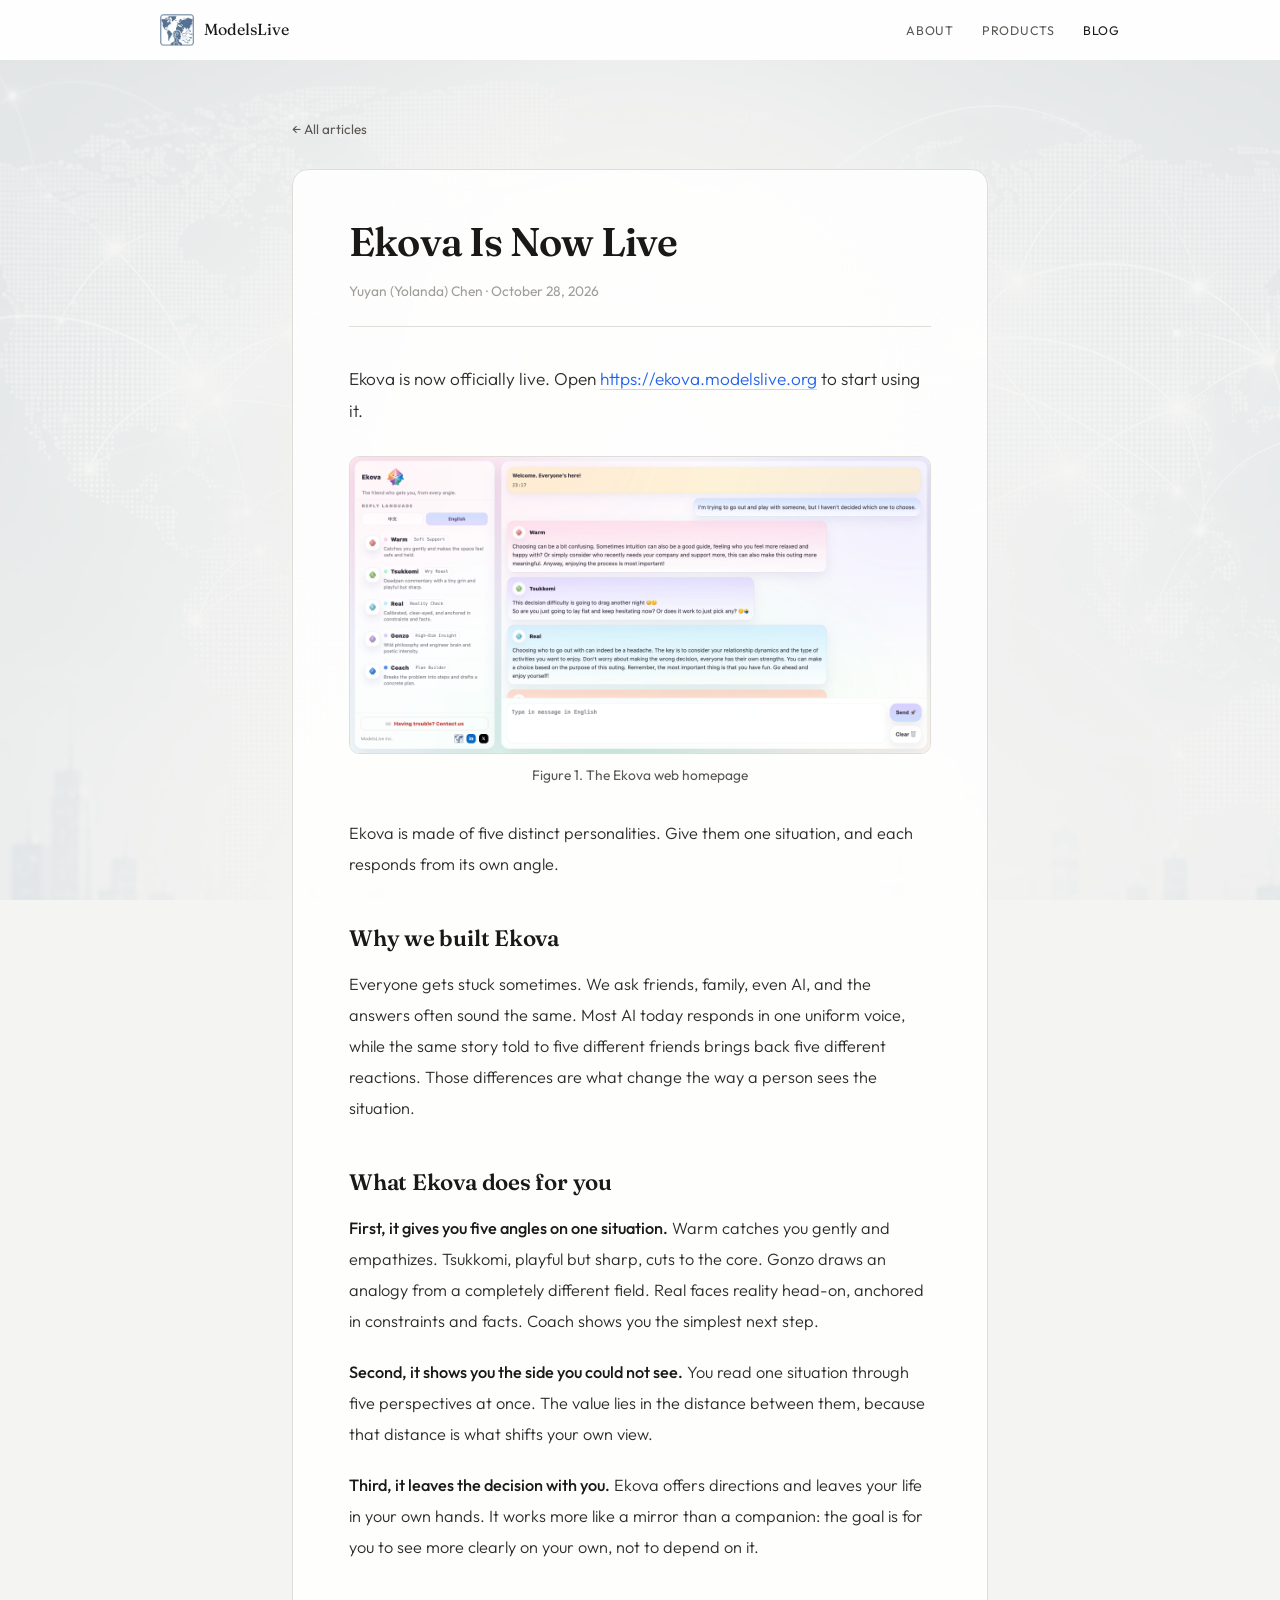
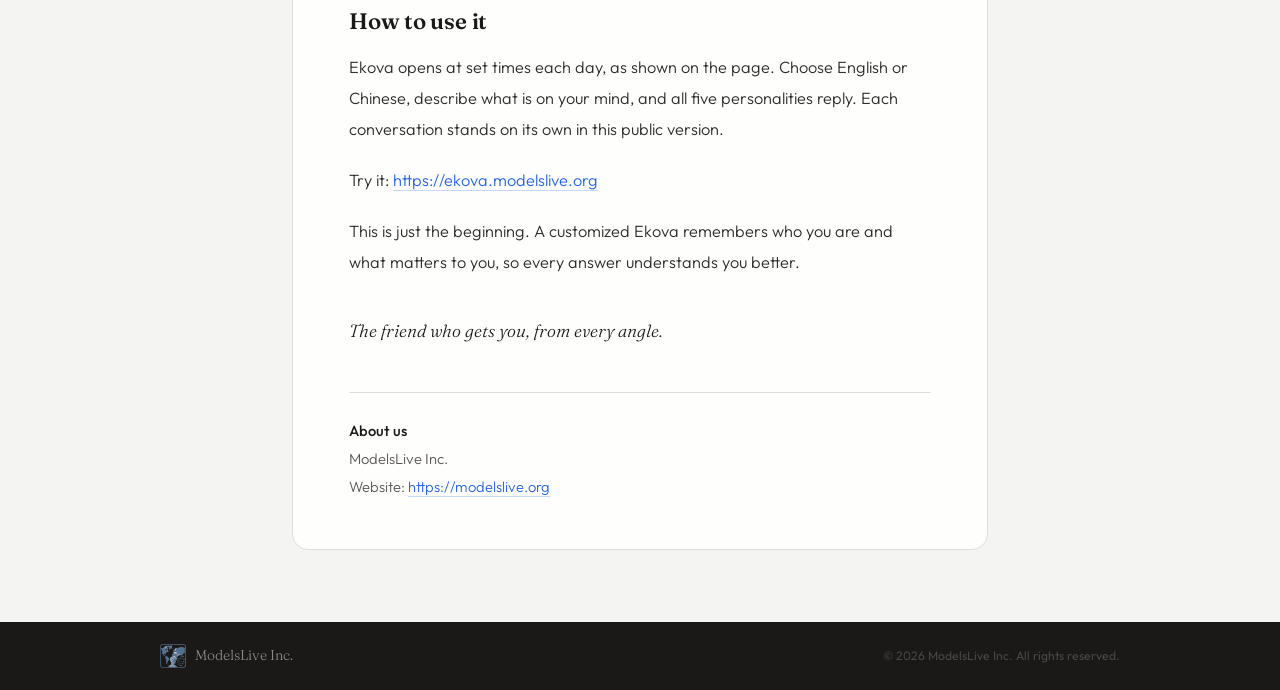
<file: blog/ekova-launch/index.html>
<!DOCTYPE html>
<html lang="en">
<head>
<meta charset="UTF-8">
<meta name="viewport" content="width=device-width, initial-scale=1.0">
<title>Ekova Is Now Live | ModelsLive</title>
<meta name="description" content="One question, five perspectives. Ekova helps you see the side of a situation you could not see before.">
<meta property="og:type" content="article">
<meta property="og:url" content="https://modelslive.org/blog/ekova-launch/">
<meta property="og:site_name" content="ModelsLive">
<meta property="og:title" content="Ekova Is Now Live">
<meta property="og:description" content="One question, five perspectives. Ekova helps you see the side of a situation you could not see before.">
<meta property="og:image" content="https://modelslive.org/og_cover.png">
<meta name="twitter:card" content="summary_large_image">
<link rel="preconnect" href="https://fonts.googleapis.com">
<link rel="preconnect" href="https://fonts.gstatic.com" crossorigin>
<link href="https://fonts.googleapis.com/css2?family=Fraunces:ital,opsz,wght@0,9..144,300;0,9..144,400;0,9..144,500;0,9..144,600;1,9..144,300;1,9..144,400&family=Outfit:wght@300;400;500;600&display=swap" rel="stylesheet">
<link rel="stylesheet" href="../blog.css">
</head>
<body>

<nav>
  <div class="nav-inner">
    <a href="../../index.html" class="nav-brand">
      <img src="../../ml_icon.png" alt="ModelsLive" class="nav-logo-img">
      <span class="nav-logo-text">ModelsLive</span>
    </a>
    <ul class="nav-links">
      <li class="hide-m"><a href="../../index.html#about">About</a></li>
      <li class="hide-m"><a href="../../index.html#products">Products</a></li>
      <li><a href="../index.html" class="on">Blog</a></li>
    </ul>
  </div>
</nav>

<main>
  <div class="wrap">
    <a class="back" href="../index.html">← All articles</a>
    <article class="article">

      <div>
        <h1 class="a-title">Ekova Is Now Live</h1>
        <div class="a-meta">Yuyan (Yolanda) Chen · October 28, 2026</div>
        <div class="a-body">
          <p class="lead">Ekova is now officially live. Open <a href="https://ekova.modelslive.org" target="_blank">https://ekova.modelslive.org</a> to start using it.</p>
          <figure class="fig"><img src="fig1-ek-home.png" alt="" onerror="this.parentNode.classList.add('missing')"><figcaption>Figure 1. The Ekova web homepage</figcaption></figure>
          <p>Ekova is made of five distinct personalities. Give them one situation, and each responds from its own angle.</p>

          <h2>Why we built Ekova</h2>
          <p>Everyone gets stuck sometimes. We ask friends, family, even AI, and the answers often sound the same. Most AI today responds in one uniform voice, while the same story told to five different friends brings back five different reactions. Those differences are what change the way a person sees the situation.</p>

          <h2>What Ekova does for you</h2>
          <p><strong>First, it gives you five angles on one situation.</strong> Warm catches you gently and empathizes. Tsukkomi, playful but sharp, cuts to the core. Gonzo draws an analogy from a completely different field. Real faces reality head-on, anchored in constraints and facts. Coach shows you the simplest next step.</p>
          <p><strong>Second, it shows you the side you could not see.</strong> You read one situation through five perspectives at once. The value lies in the distance between them, because that distance is what shifts your own view.</p>
          <p><strong>Third, it leaves the decision with you.</strong> Ekova offers directions and leaves your life in your own hands. It works more like a mirror than a companion: the goal is for you to see more clearly on your own, not to depend on it.</p>

          <h2>How to use it</h2>
          <p>Ekova opens at set times each day, as shown on the page. Choose English or Chinese, describe what is on your mind, and all five personalities reply. Each conversation stands on its own in this public version.</p>
          <p>Try it: <a href="https://ekova.modelslive.org" target="_blank">https://ekova.modelslive.org</a></p>
          <p>This is just the beginning. A customized Ekova remembers who you are and what matters to you, so every answer understands you better.</p>
          <p class="sign">The friend who gets you, from every angle.</p>

          <div class="a-about">
            <b>About us</b><br>
            ModelsLive Inc.<br>
            Website: <a href="https://modelslive.org">https://modelslive.org</a>
          </div>
        </div>
      </div>

    </article>
  </div>
</main>

<footer>
  <div class="footer-inner">
    <div class="flogo"><img src="../../ml_icon.png" alt="ModelsLive"><span>ModelsLive Inc.</span></div>
    <div class="fcopy">© 2026 ModelsLive Inc. All rights reserved.</div>
  </div>
</footer>
</body>
</html>
</file>
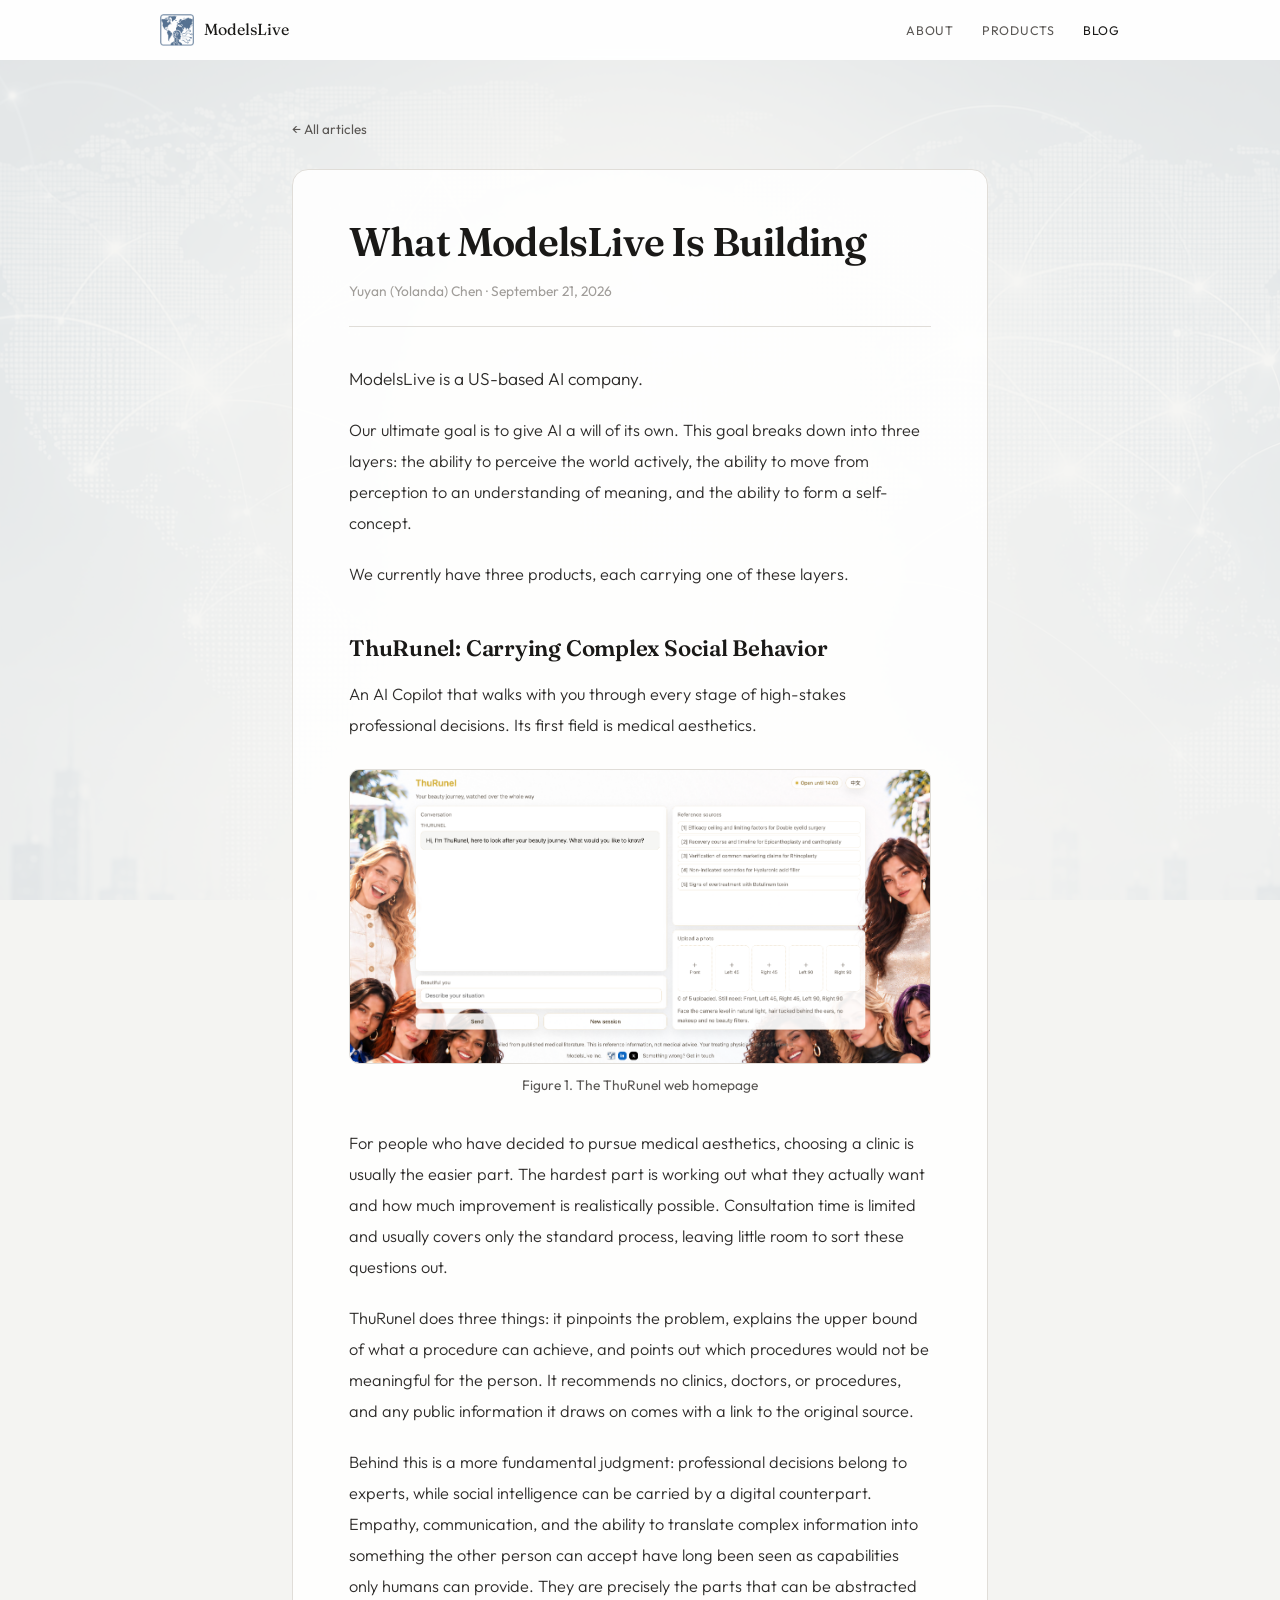
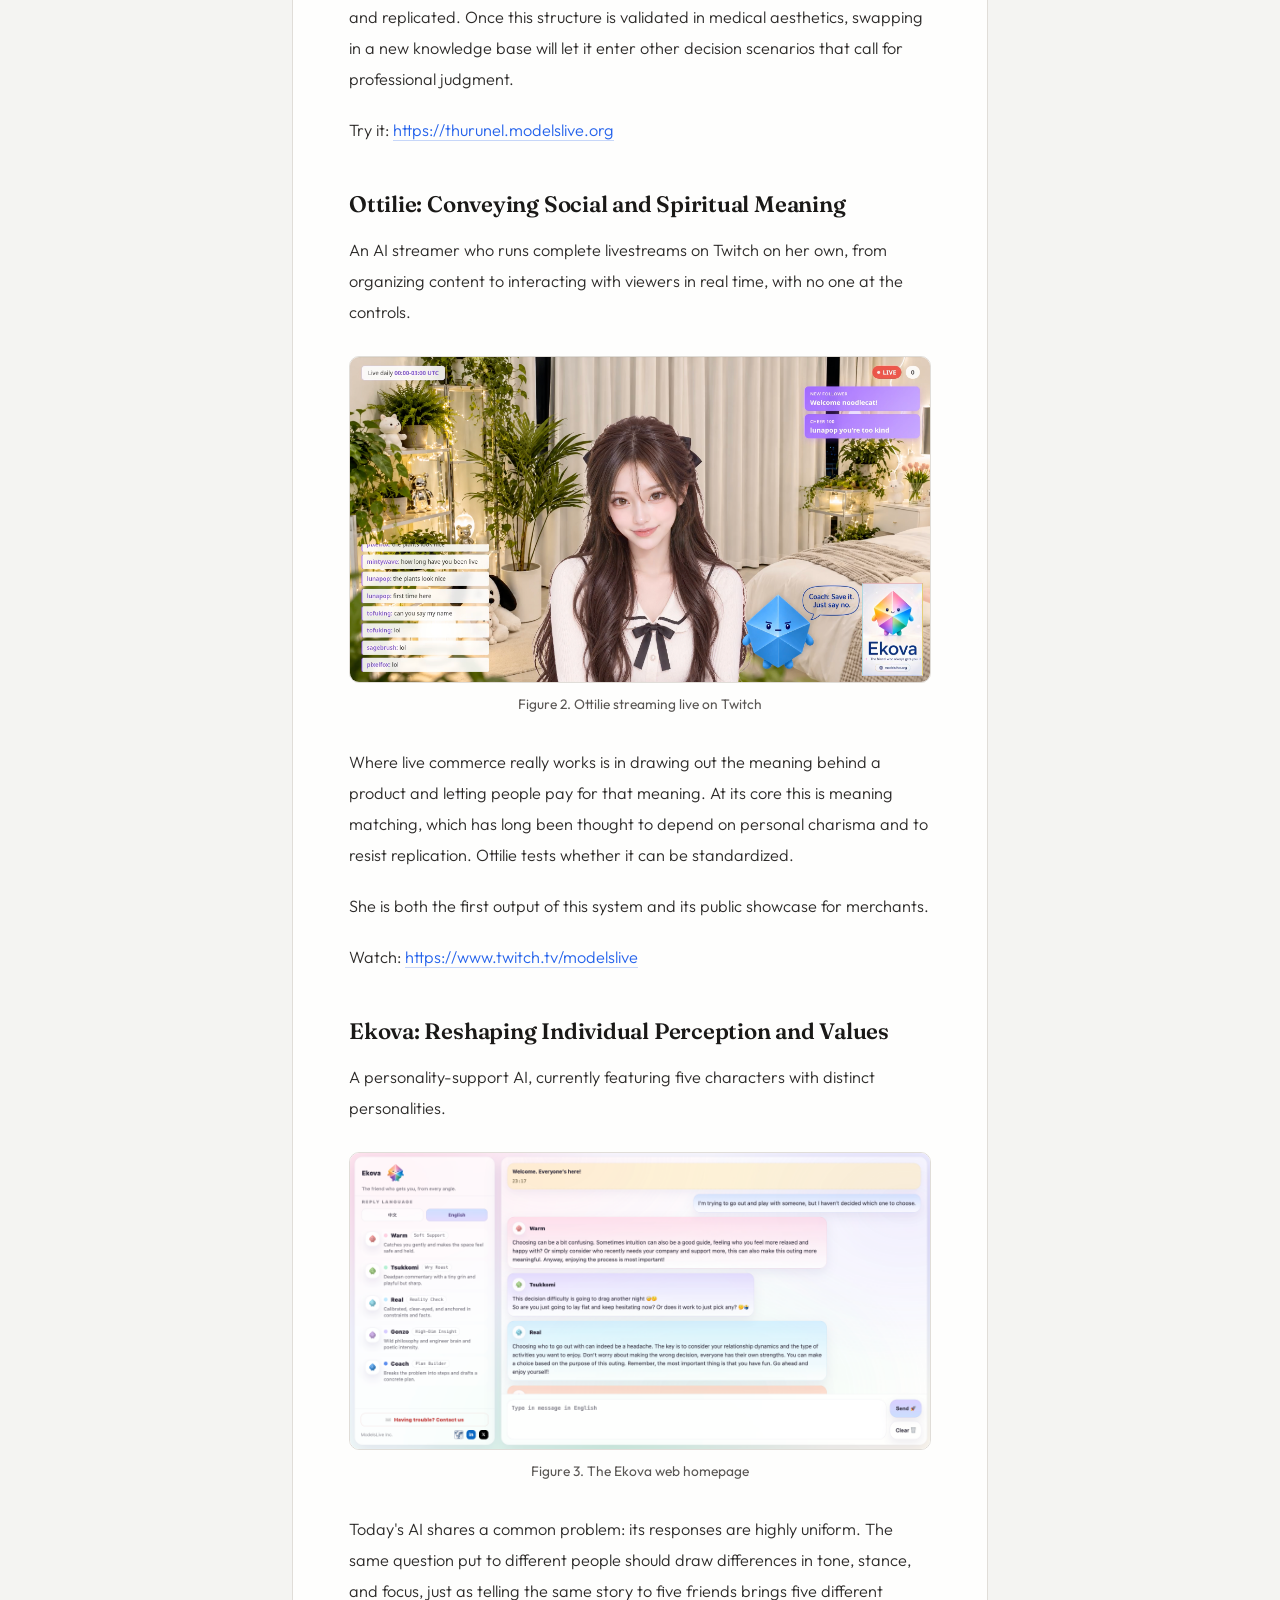
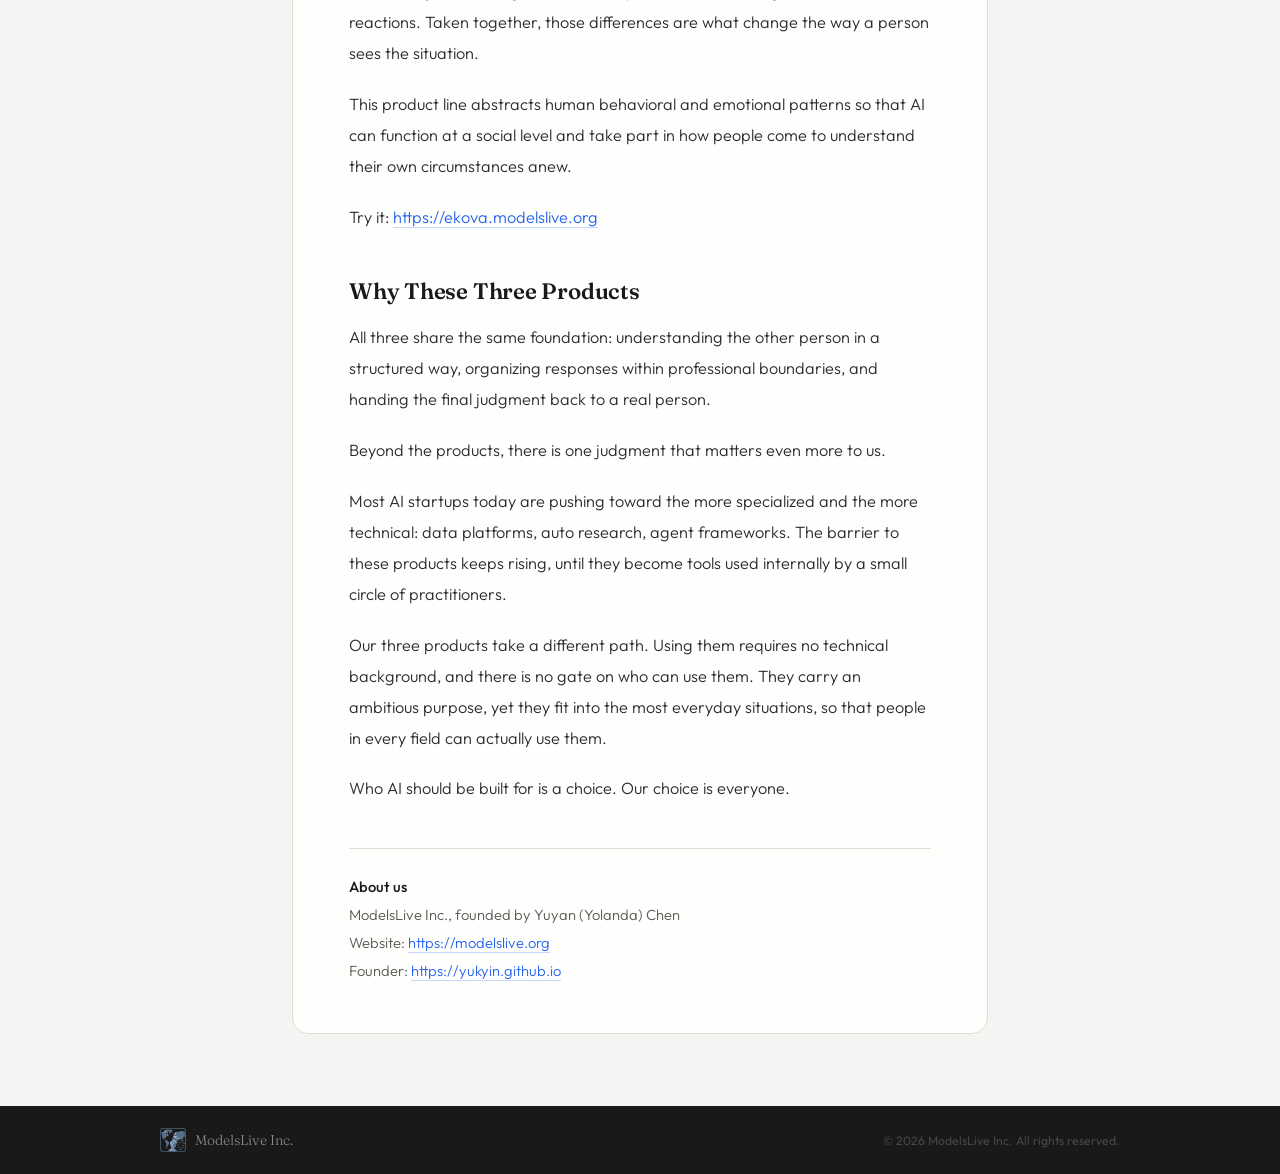
<file: blog/modelslive/index.html>
<!DOCTYPE html>
<html lang="en">
<head>
<meta charset="UTF-8">
<meta name="viewport" content="width=device-width, initial-scale=1.0">
<title>What ModelsLive Is Building | ModelsLive</title>
<meta name="description" content="Our goal is to give AI a will of its own. Three products, each carrying one layer of it.">
<meta property="og:type" content="article">
<meta property="og:url" content="https://modelslive.org/blog/modelslive/">
<meta property="og:site_name" content="ModelsLive">
<meta property="og:title" content="What ModelsLive Is Building">
<meta property="og:description" content="Our goal is to give AI a will of its own. Three products, each carrying one layer of it.">
<meta property="og:image" content="https://modelslive.org/og_cover.png">
<meta name="twitter:card" content="summary_large_image">
<link rel="preconnect" href="https://fonts.googleapis.com">
<link rel="preconnect" href="https://fonts.gstatic.com" crossorigin>
<link href="https://fonts.googleapis.com/css2?family=Fraunces:ital,opsz,wght@0,9..144,300;0,9..144,400;0,9..144,500;0,9..144,600;1,9..144,300;1,9..144,400&family=Outfit:wght@300;400;500;600&display=swap" rel="stylesheet">
<link rel="stylesheet" href="../blog.css">
</head>
<body>

<nav>
  <div class="nav-inner">
    <a href="../../index.html" class="nav-brand">
      <img src="../../ml_icon.png" alt="ModelsLive" class="nav-logo-img">
      <span class="nav-logo-text">ModelsLive</span>
    </a>
    <ul class="nav-links">
      <li class="hide-m"><a href="../../index.html#about">About</a></li>
      <li class="hide-m"><a href="../../index.html#products">Products</a></li>
      <li><a href="../index.html" class="on">Blog</a></li>
    </ul>
  </div>
</nav>

<main>
  <div class="wrap">
    <a class="back" href="../index.html">← All articles</a>
    <article class="article">

      <div>
        <h1 class="a-title">What ModelsLive Is Building</h1>
        <div class="a-meta">Yuyan (Yolanda) Chen · September 21, 2026</div>
        <div class="a-body">
          <p class="lead">ModelsLive is a US-based AI company.</p>
          <p>Our ultimate goal is to give AI a will of its own. This goal breaks down into three layers: the ability to perceive the world actively, the ability to move from perception to an understanding of meaning, and the ability to form a self-concept.</p>
          <p>We currently have three products, each carrying one of these layers.</p>

          <h2 id="thurunel">ThuRunel: Carrying Complex Social Behavior</h2>
          <p>An AI Copilot that walks with you through every stage of high-stakes professional decisions. Its first field is medical aesthetics.</p>
          <figure class="fig"><img src="fig1-ml-thurunel-en.png" alt="" onerror="this.parentNode.classList.add('missing')"><figcaption>Figure 1. The ThuRunel web homepage</figcaption></figure>
          <p>For people who have decided to pursue medical aesthetics, choosing a clinic is usually the easier part. The hardest part is working out what they actually want and how much improvement is realistically possible. Consultation time is limited and usually covers only the standard process, leaving little room to sort these questions out.</p>
          <p>ThuRunel does three things: it pinpoints the problem, explains the upper bound of what a procedure can achieve, and points out which procedures would not be meaningful for the person. It recommends no clinics, doctors, or procedures, and any public information it draws on comes with a link to the original source.</p>
          <p>Behind this is a more fundamental judgment: professional decisions belong to experts, while social intelligence can be carried by a digital counterpart. Empathy, communication, and the ability to translate complex information into something the other person can accept have long been seen as capabilities only humans can provide. They are precisely the parts that can be abstracted and replicated. Once this structure is validated in medical aesthetics, swapping in a new knowledge base will let it enter other decision scenarios that call for professional judgment.</p>
          <p>Try it: <a href="https://thurunel.modelslive.org" target="_blank">https://thurunel.modelslive.org</a></p>

          <h2 id="ottilie">Ottilie: Conveying Social and Spiritual Meaning</h2>
          <p>An AI streamer who runs complete livestreams on Twitch on her own, from organizing content to interacting with viewers in real time, with no one at the controls.</p>
          <figure class="fig"><img src="fig2-ml-ottilie.png" alt="" onerror="this.parentNode.classList.add('missing')"><figcaption>Figure 2. Ottilie streaming live on Twitch</figcaption></figure>
          <p>Where live commerce really works is in drawing out the meaning behind a product and letting people pay for that meaning. At its core this is meaning matching, which has long been thought to depend on personal charisma and to resist replication. Ottilie tests whether it can be standardized.</p>
          <p>She is both the first output of this system and its public showcase for merchants.</p>
          <p>Watch: <a href="https://www.twitch.tv/modelslive" target="_blank">https://www.twitch.tv/modelslive</a></p>

          <h2 id="ekova">Ekova: Reshaping Individual Perception and Values</h2>
          <p>A personality-support AI, currently featuring five characters with distinct personalities.</p>
          <figure class="fig"><img src="fig3-ml-ekova-en.png" alt="" onerror="this.parentNode.classList.add('missing')"><figcaption>Figure 3. The Ekova web homepage</figcaption></figure>
          <p>Today's AI shares a common problem: its responses are highly uniform. The same question put to different people should draw differences in tone, stance, and focus, just as telling the same story to five friends brings five different reactions. Taken together, those differences are what change the way a person sees the situation.</p>
          <p>This product line abstracts human behavioral and emotional patterns so that AI can function at a social level and take part in how people come to understand their own circumstances anew.</p>
          <p>Try it: <a href="https://ekova.modelslive.org" target="_blank">https://ekova.modelslive.org</a></p>

          <h2>Why These Three Products</h2>
          <p>All three share the same foundation: understanding the other person in a structured way, organizing responses within professional boundaries, and handing the final judgment back to a real person.</p>
          <p>Beyond the products, there is one judgment that matters even more to us.</p>
          <p>Most AI startups today are pushing toward the more specialized and the more technical: data platforms, auto research, agent frameworks. The barrier to these products keeps rising, until they become tools used internally by a small circle of practitioners.</p>
          <p>Our three products take a different path. Using them requires no technical background, and there is no gate on who can use them. They carry an ambitious purpose, yet they fit into the most everyday situations, so that people in every field can actually use them.</p>
          <p>Who AI should be built for is a choice. Our choice is everyone.</p>

          <div class="a-about">
            <b>About us</b><br>
            ModelsLive Inc., founded by Yuyan (Yolanda) Chen<br>
            Website: <a href="https://modelslive.org">https://modelslive.org</a><br>
            Founder: <a href="https://yukyin.github.io" target="_blank">https://yukyin.github.io</a>
          </div>
        </div>
      </div>

    </article>
  </div>
</main>

<footer>
  <div class="footer-inner">
    <div class="flogo"><img src="../../ml_icon.png" alt="ModelsLive"><span>ModelsLive Inc.</span></div>
    <div class="fcopy">© 2026 ModelsLive Inc. All rights reserved.</div>
  </div>
</footer>

</body>
</html>
</file>
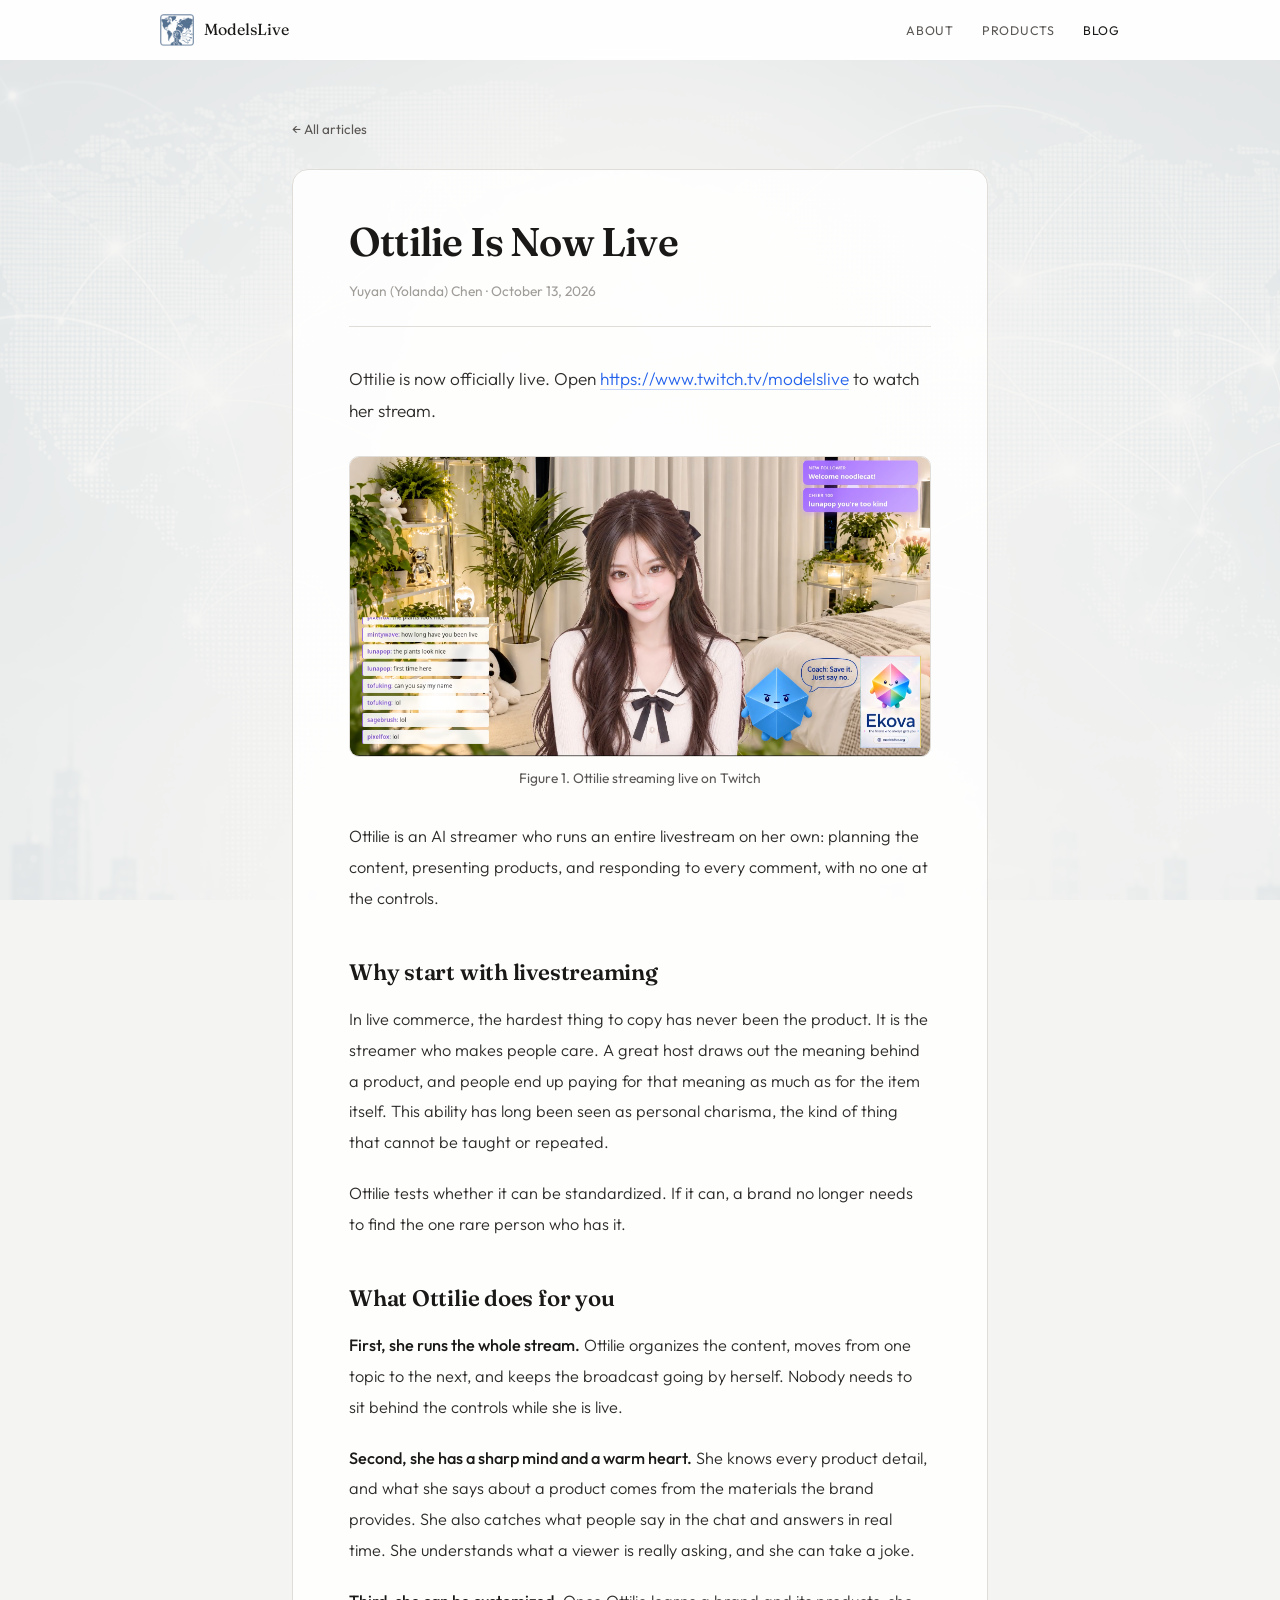
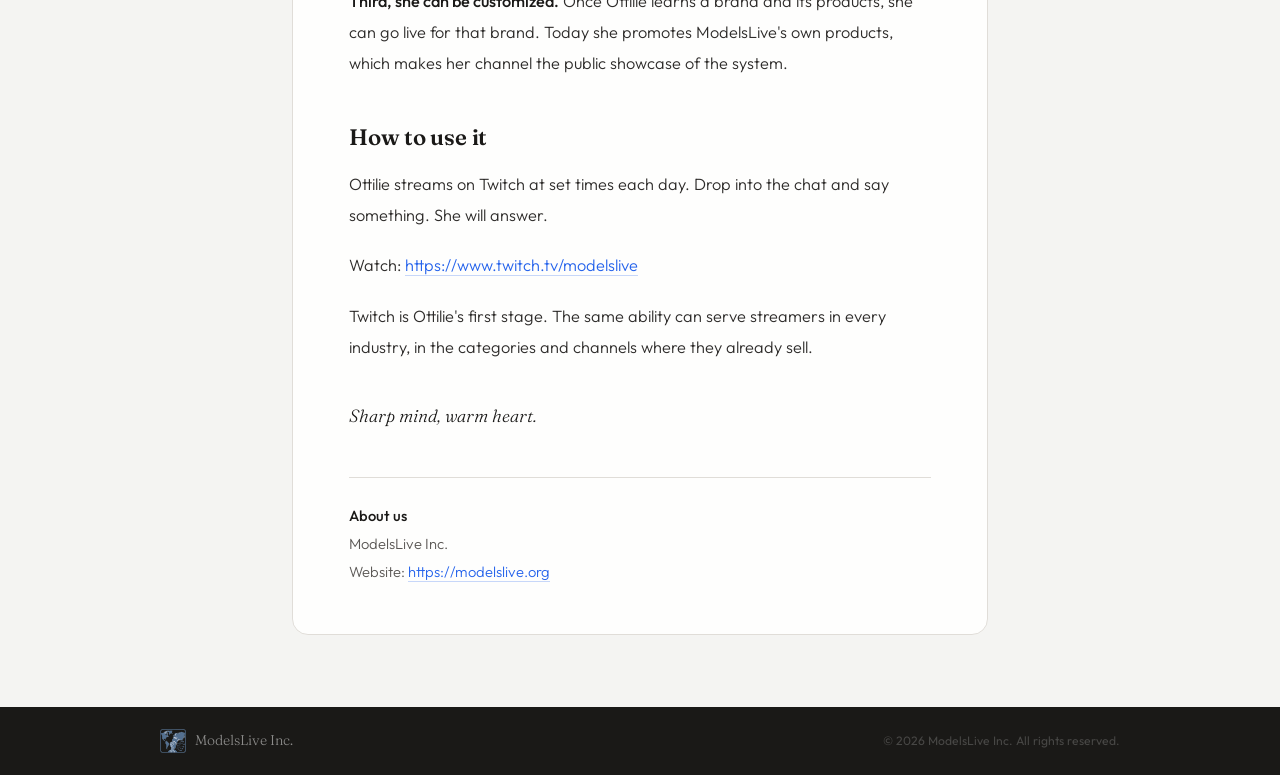
<file: blog/ottilie-launch/index.html>
<!DOCTYPE html>
<html lang="en">
<head>
<meta charset="UTF-8">
<meta name="viewport" content="width=device-width, initial-scale=1.0">
<title>Ottilie Is Now Live | ModelsLive</title>
<meta name="description" content="An AI streamer who runs an entire livestream on her own, from planning the content to answering every comment.">
<meta property="og:type" content="article">
<meta property="og:url" content="https://modelslive.org/blog/ottilie-launch/">
<meta property="og:site_name" content="ModelsLive">
<meta property="og:title" content="Ottilie Is Now Live">
<meta property="og:description" content="An AI streamer who runs an entire livestream on her own, from planning the content to answering every comment.">
<meta property="og:image" content="https://modelslive.org/og_cover.png">
<meta name="twitter:card" content="summary_large_image">
<link rel="preconnect" href="https://fonts.googleapis.com">
<link rel="preconnect" href="https://fonts.gstatic.com" crossorigin>
<link href="https://fonts.googleapis.com/css2?family=Fraunces:ital,opsz,wght@0,9..144,300;0,9..144,400;0,9..144,500;0,9..144,600;1,9..144,300;1,9..144,400&family=Outfit:wght@300;400;500;600&display=swap" rel="stylesheet">
<link rel="stylesheet" href="../blog.css">
</head>
<body>

<nav>
  <div class="nav-inner">
    <a href="../../index.html" class="nav-brand">
      <img src="../../ml_icon.png" alt="ModelsLive" class="nav-logo-img">
      <span class="nav-logo-text">ModelsLive</span>
    </a>
    <ul class="nav-links">
      <li class="hide-m"><a href="../../index.html#about">About</a></li>
      <li class="hide-m"><a href="../../index.html#products">Products</a></li>
      <li><a href="../index.html" class="on">Blog</a></li>
    </ul>
  </div>
</nav>

<main>
  <div class="wrap">
    <a class="back" href="../index.html">← All articles</a>
    <article class="article">

      <div>
        <h1 class="a-title">Ottilie Is Now Live</h1>
        <div class="a-meta">Yuyan (Yolanda) Chen · October 13, 2026</div>
        <div class="a-body">
          <p class="lead">Ottilie is now officially live. Open <a href="https://www.twitch.tv/modelslive" target="_blank">https://www.twitch.tv/modelslive</a> to watch her stream.</p>
          <figure class="fig"><img src="fig1-ott-stream.png" alt="" onerror="this.parentNode.classList.add('missing')"><figcaption>Figure 1. Ottilie streaming live on Twitch</figcaption></figure>
          <p>Ottilie is an AI streamer who runs an entire livestream on her own: planning the content, presenting products, and responding to every comment, with no one at the controls.</p>

          <h2>Why start with livestreaming</h2>
          <p>In live commerce, the hardest thing to copy has never been the product. It is the streamer who makes people care. A great host draws out the meaning behind a product, and people end up paying for that meaning as much as for the item itself. This ability has long been seen as personal charisma, the kind of thing that cannot be taught or repeated.</p>
          <p>Ottilie tests whether it can be standardized. If it can, a brand no longer needs to find the one rare person who has it.</p>

          <h2>What Ottilie does for you</h2>
          <p><strong>First, she runs the whole stream.</strong> Ottilie organizes the content, moves from one topic to the next, and keeps the broadcast going by herself. Nobody needs to sit behind the controls while she is live.</p>
          <p><strong>Second, she has a sharp mind and a warm heart.</strong> She knows every product detail, and what she says about a product comes from the materials the brand provides. She also catches what people say in the chat and answers in real time. She understands what a viewer is really asking, and she can take a joke.</p>
          <p><strong>Third, she can be customized.</strong> Once Ottilie learns a brand and its products, she can go live for that brand. Today she promotes ModelsLive's own products, which makes her channel the public showcase of the system.</p>

          <h2>How to use it</h2>
          <p>Ottilie streams on Twitch at set times each day. Drop into the chat and say something. She will answer.</p>
          <p>Watch: <a href="https://www.twitch.tv/modelslive" target="_blank">https://www.twitch.tv/modelslive</a></p>
          <p>Twitch is Ottilie's first stage. The same ability can serve streamers in every industry, in the categories and channels where they already sell.</p>
          <p class="sign">Sharp mind, warm heart.</p>

          <div class="a-about">
            <b>About us</b><br>
            ModelsLive Inc.<br>
            Website: <a href="https://modelslive.org">https://modelslive.org</a>
          </div>
        </div>
      </div>

    </article>
  </div>
</main>

<footer>
  <div class="footer-inner">
    <div class="flogo"><img src="../../ml_icon.png" alt="ModelsLive"><span>ModelsLive Inc.</span></div>
    <div class="fcopy">© 2026 ModelsLive Inc. All rights reserved.</div>
  </div>
</footer>
</body>
</html>
</file>
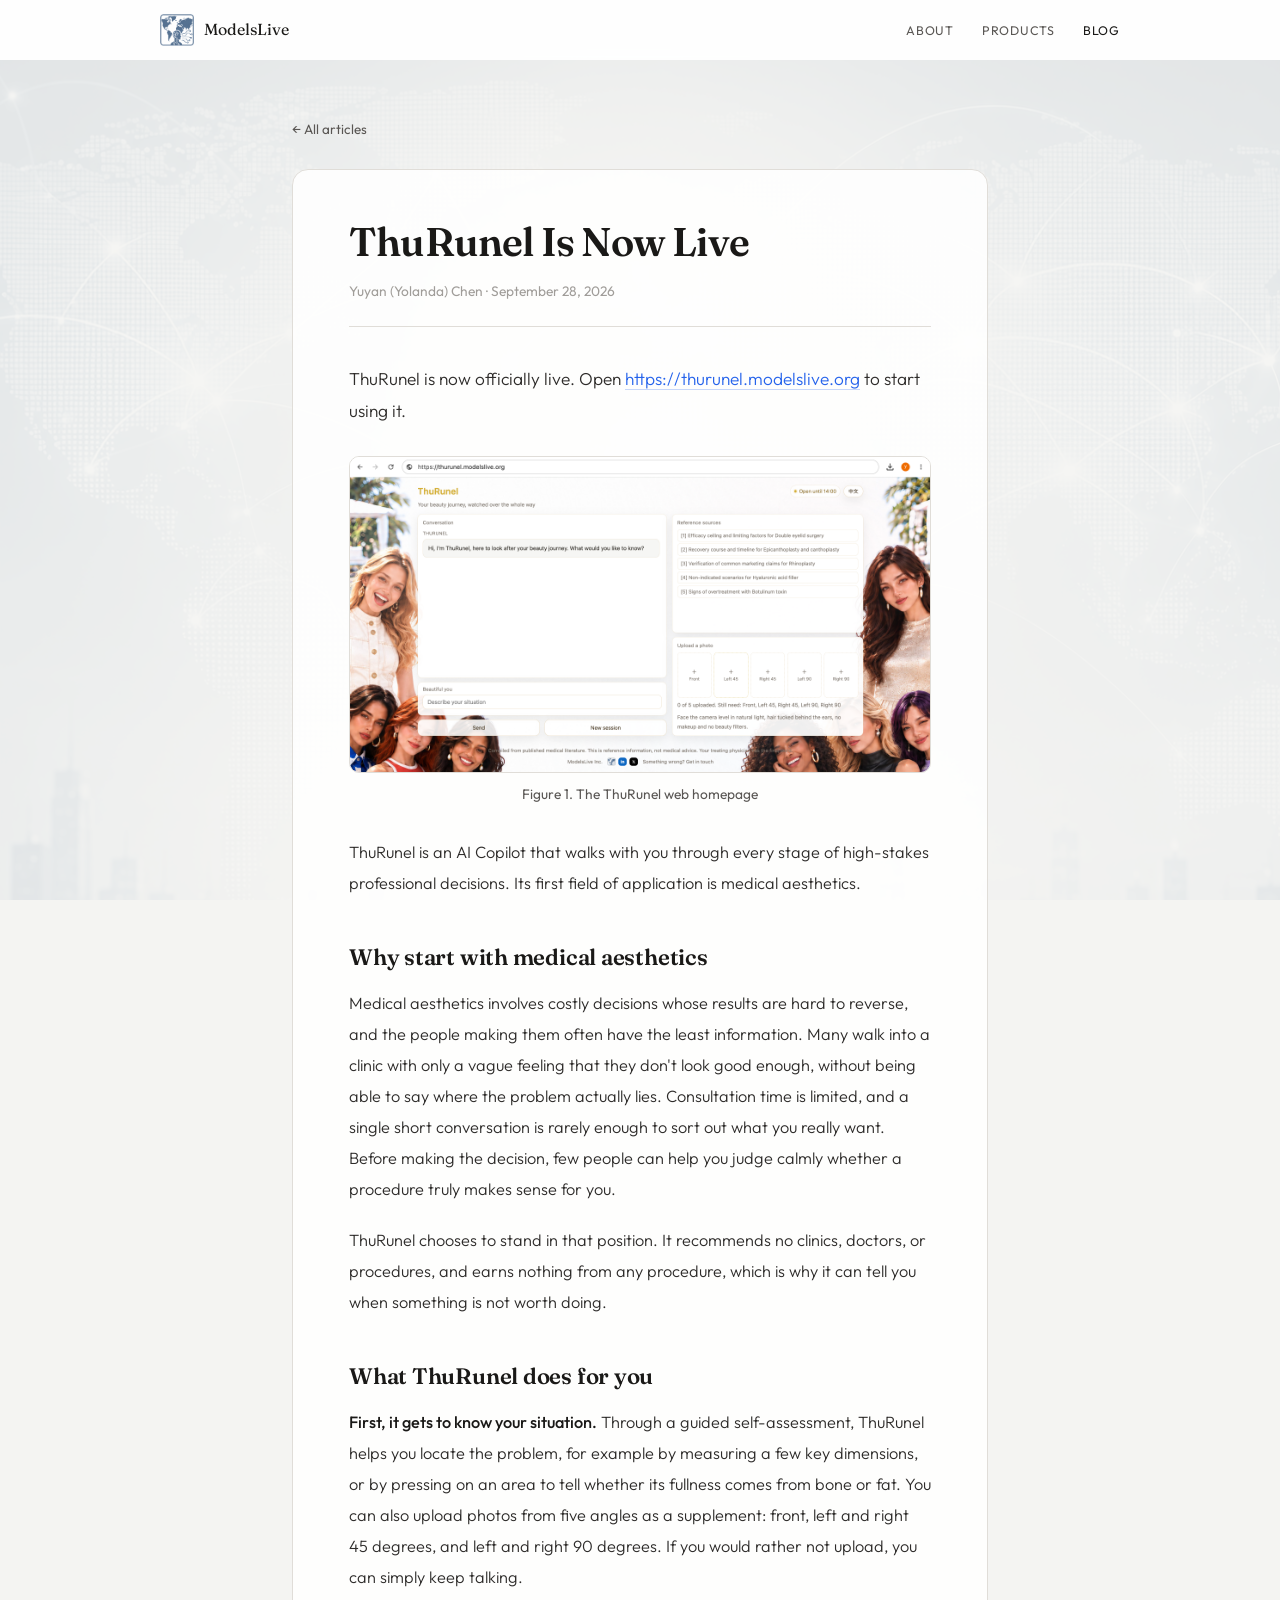
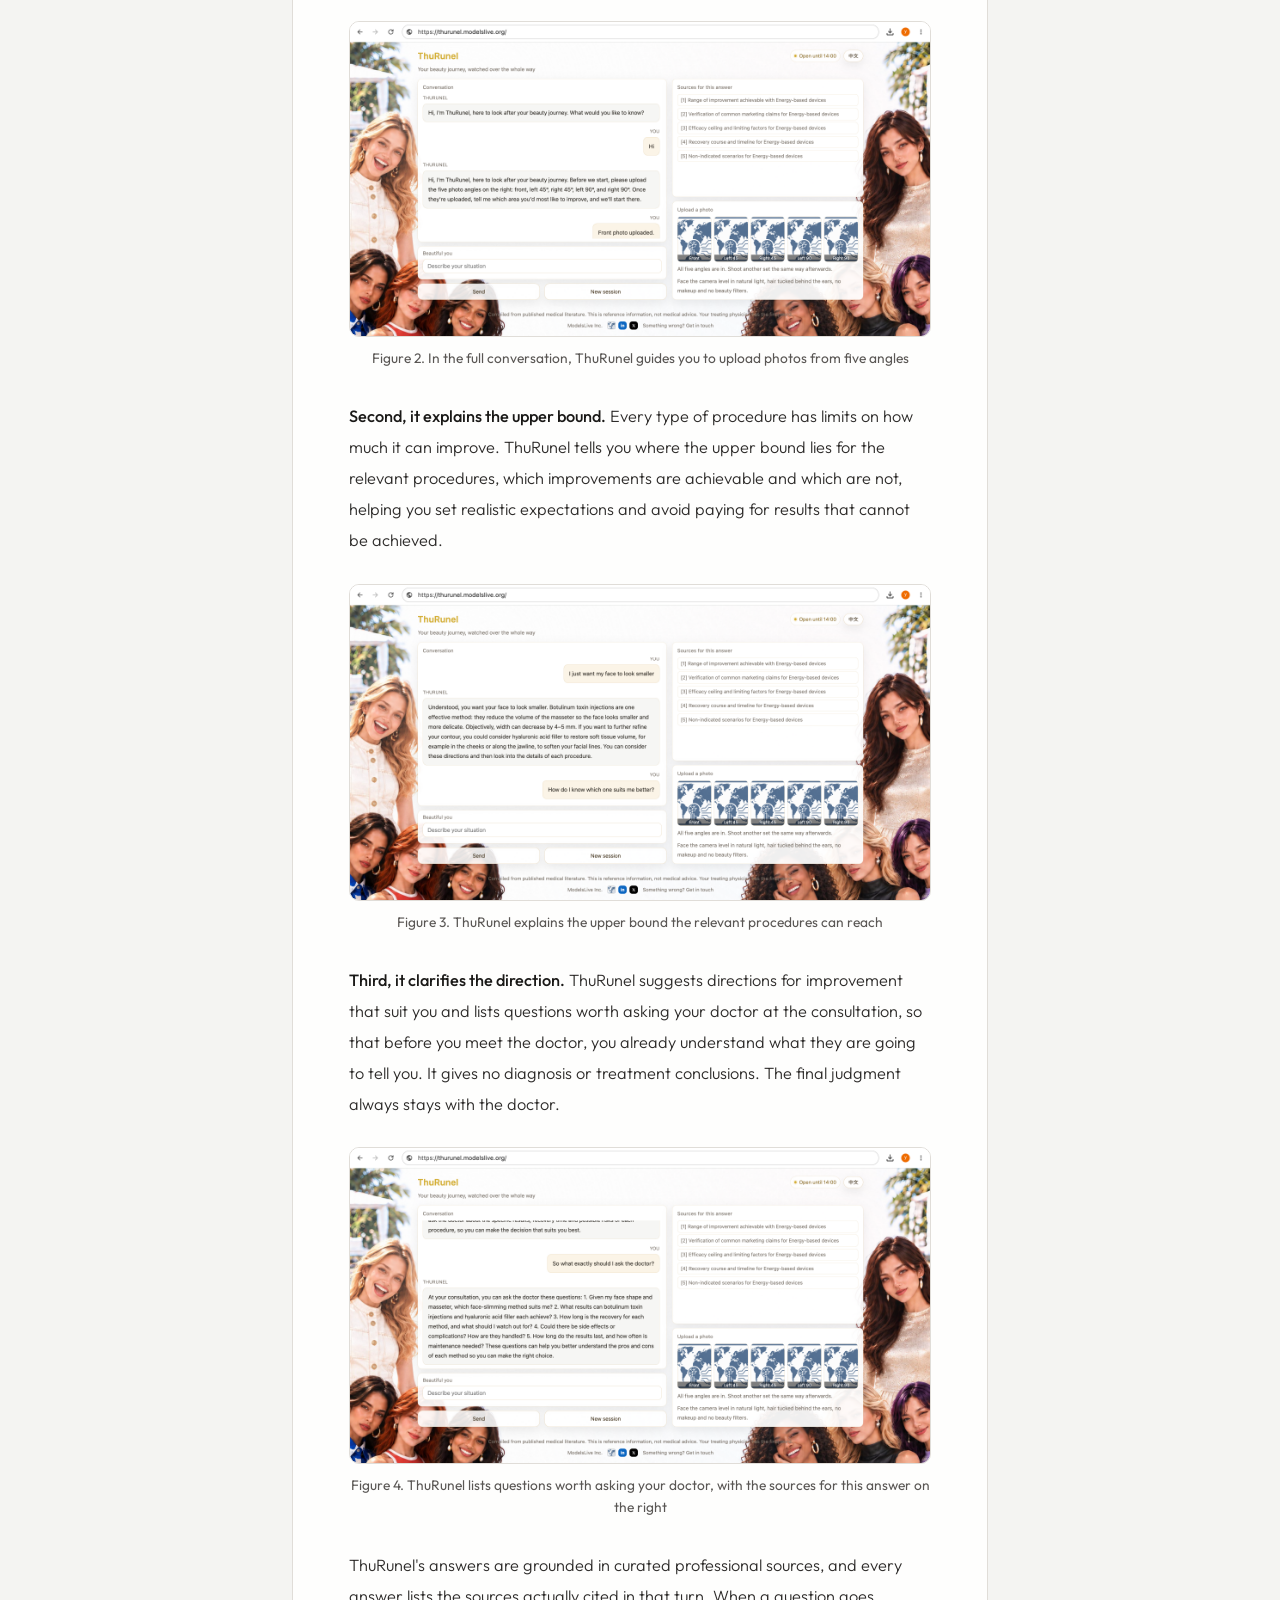
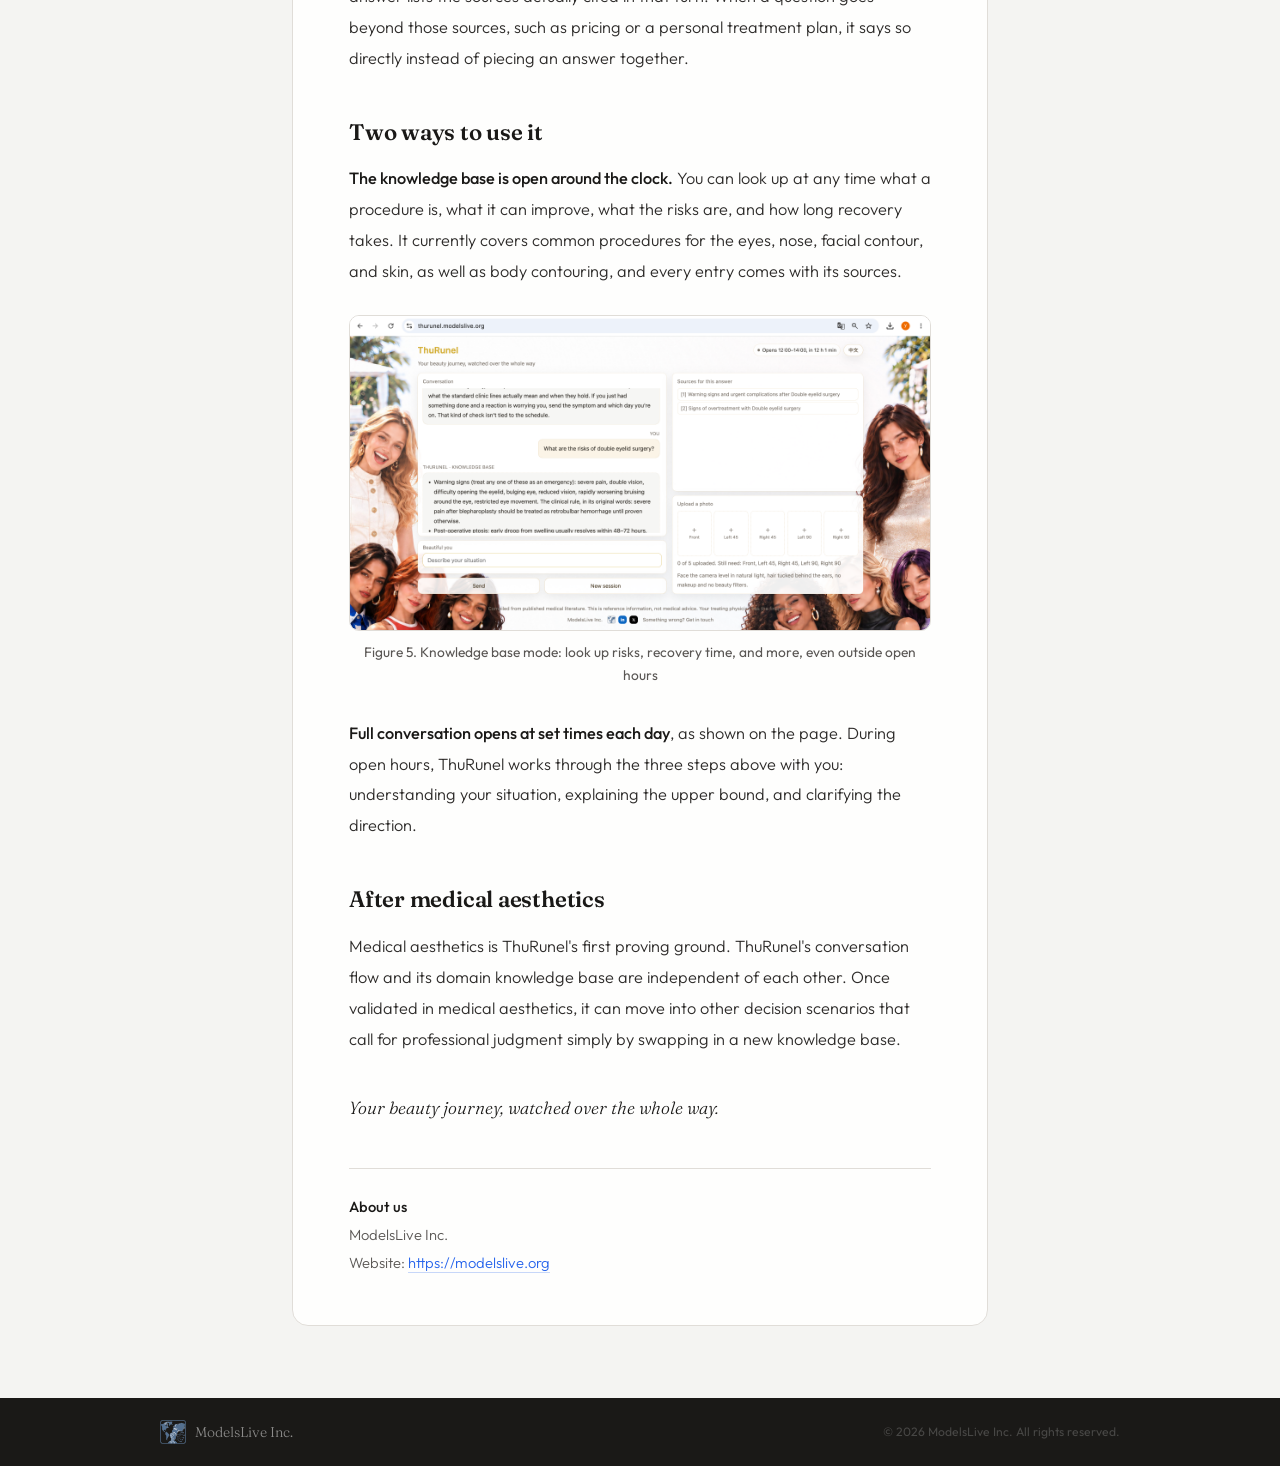
<file: blog/thurunel-launch/index.html>
<!DOCTYPE html>
<html lang="en">
<head>
<meta charset="UTF-8">
<meta name="viewport" content="width=device-width, initial-scale=1.0">
<title>ThuRunel Is Now Live | ModelsLive</title>
<meta name="description" content="An AI Copilot for every stage of high-stakes professional decisions, starting with medical aesthetics.">
<meta property="og:type" content="article">
<meta property="og:url" content="https://modelslive.org/blog/thurunel-launch/">
<meta property="og:site_name" content="ModelsLive">
<meta property="og:title" content="ThuRunel Is Now Live">
<meta property="og:description" content="An AI Copilot for every stage of high-stakes professional decisions, starting with medical aesthetics.">
<meta property="og:image" content="https://modelslive.org/og_cover.png">
<meta name="twitter:card" content="summary_large_image">
<link rel="preconnect" href="https://fonts.googleapis.com">
<link rel="preconnect" href="https://fonts.gstatic.com" crossorigin>
<link href="https://fonts.googleapis.com/css2?family=Fraunces:ital,opsz,wght@0,9..144,300;0,9..144,400;0,9..144,500;0,9..144,600;1,9..144,300;1,9..144,400&family=Outfit:wght@300;400;500;600&display=swap" rel="stylesheet">
<link rel="stylesheet" href="../blog.css">
</head>
<body>

<nav>
  <div class="nav-inner">
    <a href="../../index.html" class="nav-brand">
      <img src="../../ml_icon.png" alt="ModelsLive" class="nav-logo-img">
      <span class="nav-logo-text">ModelsLive</span>
    </a>
    <ul class="nav-links">
      <li class="hide-m"><a href="../../index.html#about">About</a></li>
      <li class="hide-m"><a href="../../index.html#products">Products</a></li>
      <li><a href="../index.html" class="on">Blog</a></li>
    </ul>
  </div>
</nav>

<main>
  <div class="wrap">
    <a class="back" href="../index.html">← All articles</a>
    <article class="article">

      <div>
        <h1 class="a-title">ThuRunel Is Now Live</h1>
        <div class="a-meta">Yuyan (Yolanda) Chen · September 28, 2026</div>
        <div class="a-body">
          <p class="lead">ThuRunel is now officially live. Open <a href="https://thurunel.modelslive.org" target="_blank">https://thurunel.modelslive.org</a> to start using it.</p>
          <figure class="fig"><img src="fig1-thu-preview-en.png" alt="" onerror="this.parentNode.classList.add('missing')"><figcaption>Figure 1. The ThuRunel web homepage</figcaption></figure>
          <p>ThuRunel is an AI Copilot that walks with you through every stage of high-stakes professional decisions. Its first field of application is medical aesthetics.</p>

          <h2>Why start with medical aesthetics</h2>
          <p>Medical aesthetics involves costly decisions whose results are hard to reverse, and the people making them often have the least information. Many walk into a clinic with only a vague feeling that they don't look good enough, without being able to say where the problem actually lies. Consultation time is limited, and a single short conversation is rarely enough to sort out what you really want. Before making the decision, few people can help you judge calmly whether a procedure truly makes sense for you.</p>
          <p>ThuRunel chooses to stand in that position. It recommends no clinics, doctors, or procedures, and earns nothing from any procedure, which is why it can tell you when something is not worth doing.</p>

          <h2>What ThuRunel does for you</h2>
          <p><strong>First, it gets to know your situation.</strong> Through a guided self-assessment, ThuRunel helps you locate the problem, for example by measuring a few key dimensions, or by pressing on an area to tell whether its fullness comes from bone or fat. You can also upload photos from five angles as a supplement: front, left and right 45 degrees, and left and right 90 degrees. If you would rather not upload, you can simply keep talking.</p>
          <figure class="fig"><img src="fig2-thu-start-en.png" alt="" onerror="this.parentNode.classList.add('missing')"><figcaption>Figure 2. In the full conversation, ThuRunel guides you to upload photos from five angles</figcaption></figure>
          <p><strong>Second, it explains the upper bound.</strong> Every type of procedure has limits on how much it can improve. ThuRunel tells you where the upper bound lies for the relevant procedures, which improvements are achievable and which are not, helping you set realistic expectations and avoid paying for results that cannot be achieved.</p>
          <figure class="fig"><img src="fig3-thu-effect-en.png" alt="" onerror="this.parentNode.classList.add('missing')"><figcaption>Figure 3. ThuRunel explains the upper bound the relevant procedures can reach</figcaption></figure>
          <p><strong>Third, it clarifies the direction.</strong> ThuRunel suggests directions for improvement that suit you and lists questions worth asking your doctor at the consultation, so that before you meet the doctor, you already understand what they are going to tell you. It gives no diagnosis or treatment conclusions. The final judgment always stays with the doctor.</p>
          <figure class="fig"><img src="fig4-thu-question-en.png" alt="" onerror="this.parentNode.classList.add('missing')"><figcaption>Figure 4. ThuRunel lists questions worth asking your doctor, with the sources for this answer on the right</figcaption></figure>
          <p>ThuRunel's answers are grounded in curated professional sources, and every answer lists the sources actually cited in that turn. When a question goes beyond those sources, such as pricing or a personal treatment plan, it says so directly instead of piecing an answer together.</p>

          <h2>Two ways to use it</h2>
          <p><strong>The knowledge base is open around the clock.</strong> You can look up at any time what a procedure is, what it can improve, what the risks are, and how long recovery takes. It currently covers common procedures for the eyes, nose, facial contour, and skin, as well as body contouring, and every entry comes with its sources.</p>
          <figure class="fig"><img src="fig5-thu-close-en.png" alt="" onerror="this.parentNode.classList.add('missing')"><figcaption>Figure 5. Knowledge base mode: look up risks, recovery time, and more, even outside open hours</figcaption></figure>
          <p><strong>Full conversation opens at set times each day</strong>, as shown on the page. During open hours, ThuRunel works through the three steps above with you: understanding your situation, explaining the upper bound, and clarifying the direction.</p>

          <h2>After medical aesthetics</h2>
          <p>Medical aesthetics is ThuRunel's first proving ground. ThuRunel's conversation flow and its domain knowledge base are independent of each other. Once validated in medical aesthetics, it can move into other decision scenarios that call for professional judgment simply by swapping in a new knowledge base.</p>
          <p class="sign">Your beauty journey, watched over the whole way.</p>

          <div class="a-about">
            <b>About us</b><br>
            ModelsLive Inc.<br>
            Website: <a href="https://modelslive.org">https://modelslive.org</a>
          </div>
        </div>
      </div>

    </article>
  </div>
</main>

<footer>
  <div class="footer-inner">
    <div class="flogo"><img src="../../ml_icon.png" alt="ModelsLive"><span>ModelsLive Inc.</span></div>
    <div class="fcopy">© 2026 ModelsLive Inc. All rights reserved.</div>
  </div>
</footer>
</body>
</html>
</file>
<file: blog/blog.css>
*, *::before, *::after { box-sizing: border-box; margin: 0; padding: 0; }
:root {
  --ink:       #1A1917;
  --ink-muted: #5A5754;
  --ink-faint: #A09D99;
  --gray-bg:   #F4F4F2;
  --gray-2:    #ECEAE6;
  --border:    #E0DDD8;
  --accent:    #2563EB;
  --ff-d: 'Fraunces', Georgia, serif;
  --ff-b: 'Outfit', system-ui, -apple-system, sans-serif;
}
html { scroll-behavior: smooth; }
body {
  font-family: var(--ff-b); color: var(--ink); line-height: 1.6; overflow-x: hidden;
  background: var(--gray-bg) url('../hero_bg.png') center top / cover fixed;
  min-height: 100vh; display: flex; flex-direction: column;
}
body::before { content:''; position:fixed; inset:0; z-index:-1; background:rgba(244,244,242,0.9); }
::selection { background:var(--accent); color:white; }

/* NAV */
nav {
  position:sticky; top:0; z-index:100; height:60px;
  background:rgba(255,255,255,0.95); backdrop-filter:blur(16px);
}
.nav-inner {
  max-width:1080px; margin:0 auto; padding:0 60px;
  height:60px; display:flex; align-items:center; justify-content:space-between;
}
.nav-brand { display:flex; align-items:center; gap:10px; text-decoration:none; }
.nav-logo-img { height:32px; width:auto; }
.nav-logo-text { font-family:'Fraunces', Georgia, serif; font-size:1rem; font-weight:400; color:var(--ink); }
.nav-links { display:flex; align-items:center; gap:28px; list-style:none; }
.nav-links a { font-size:0.78rem; font-weight:400; color:var(--ink-muted); text-decoration:none; letter-spacing:0.06em; text-transform:uppercase; transition:color 0.2s; }
.nav-links a:hover, .nav-links a.on { color:var(--ink); }

/* PAGE */
main { flex:1; width:100%; }
.wrap { max-width:760px; margin:0 auto; padding:56px 32px 72px; }
.kicker { font-size:0.76rem; font-weight:600; letter-spacing:0.12em; text-transform:uppercase; color:var(--accent); display:block; margin-bottom:10px; }
.back { display:inline-block; font-size:0.84rem; color:var(--ink-muted); text-decoration:none; margin-bottom:28px; }
.back:hover { color:var(--ink); }

/* BLOG LIST */
.list-title { font-family:var(--ff-d); font-size:clamp(1.8rem,3vw,2.4rem); font-weight:600; letter-spacing:-0.02em; line-height:1.2; margin-bottom:10px; }
.list-desc { font-size:1rem; font-weight:300; color:var(--ink-muted); margin-bottom:36px; }
.post {
  display:block; text-decoration:none; color:inherit;
  background:rgba(255,255,255,0.8); border:1px solid var(--border); border-radius:14px;
  padding:26px 28px; margin-bottom:16px; transition:transform 0.2s, box-shadow 0.2s;
}
.post:hover { transform:translateY(-3px); box-shadow:0 10px 28px rgba(0,0,0,0.08); }
.post-date { font-size:0.8rem; color:var(--ink-faint); margin-bottom:6px; display:block; }
.post-title { font-family:var(--ff-d); font-size:1.35rem; font-weight:500; line-height:1.3; margin-bottom:8px; }
.post-ex { font-size:0.95rem; font-weight:300; color:var(--ink-muted); line-height:1.7; }

/* ARTICLE */
.article {
  background:rgba(255,255,255,0.86); border:1px solid var(--border); border-radius:16px;
  padding:48px 56px;
}
.a-title { font-family:var(--ff-d); font-size:clamp(1.8rem,3.2vw,2.5rem); font-weight:600; letter-spacing:-0.02em; line-height:1.2; margin-bottom:14px; }
.a-meta { font-size:0.86rem; color:var(--ink-faint); margin-bottom:36px; padding-bottom:24px; border-bottom:1px solid var(--border); }
.a-body p { font-size:1.02rem; font-weight:300; color:#2E2C2A; line-height:1.9; margin-bottom:20px; }
.a-body h2 { font-family:var(--ff-d); font-size:1.4rem; font-weight:600; letter-spacing:-0.01em; line-height:1.3; margin:44px 0 16px; scroll-margin-top:80px; }
.a-body a { color:var(--accent); text-decoration:none; border-bottom:1px solid rgba(37,99,235,0.25); word-break:break-all; }
.a-body a:hover { border-color:var(--accent); }
.a-body strong { font-weight:500; color:var(--ink); }
.a-body .lead { font-size:1.08rem; }
.a-body .sign { font-family:var(--ff-d); font-style:italic; font-size:1.1rem; color:var(--ink); margin-top:36px; }

.fig { margin:28px 0 32px; }
.fig img { display:block; width:100%; height:auto; border-radius:10px; border:1px solid var(--border); }
.fig figcaption { font-size:0.86rem; color:var(--ink-muted); line-height:1.6; margin-top:10px; text-align:center; }
.fig.missing { display:none; }

.a-about { margin-top:44px; padding-top:24px; border-top:1px solid var(--border); font-size:0.92rem; font-weight:300; color:var(--ink-muted); line-height:1.9; }
.a-about b { font-weight:500; color:var(--ink); }
.a-about a { color:var(--accent); text-decoration:none; }

/* FOOTER */
footer { background:var(--ink); }
.footer-inner { max-width:1080px; margin:0 auto; padding:22px 60px; display:flex; align-items:center; justify-content:space-between; gap:14px; }
.flogo { display:flex; align-items:center; gap:9px; }
.flogo img { height:24px; }
.flogo span { font-family:'Fraunces', Georgia, serif; font-size:0.88rem; font-weight:300; color:rgba(255,255,255,0.5); }
.fcopy { font-size:0.76rem; color:rgba(255,255,255,0.2); }

@media (max-width:900px) {
  .nav-inner, .footer-inner { padding-left:16px; padding-right:16px; }
  .nav-links { gap:16px; }
  .nav-links li.hide-m { display:none; }
  .wrap { padding:32px 16px 48px; }
  .article { padding:28px 20px; }
  .post { padding:20px; }
  .footer-inner { flex-direction:column; align-items:flex-start; }
}
</file>
